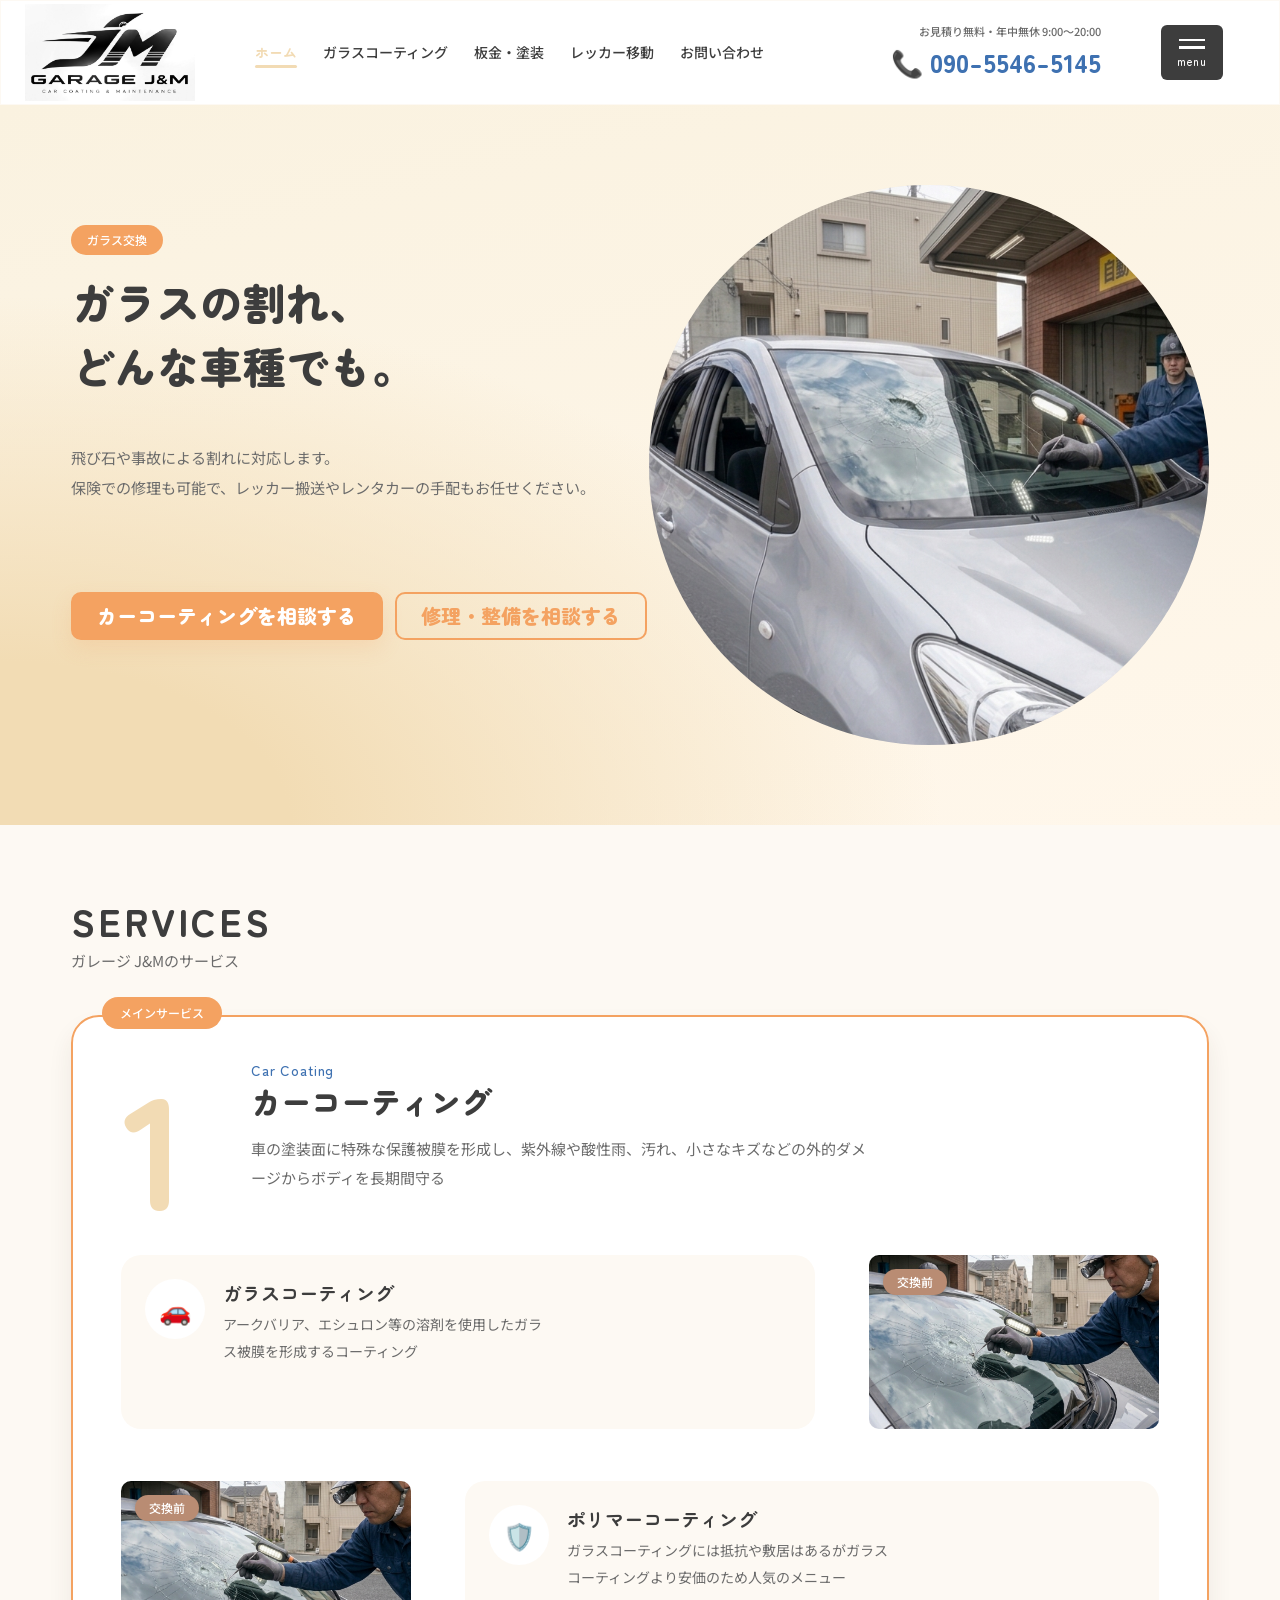
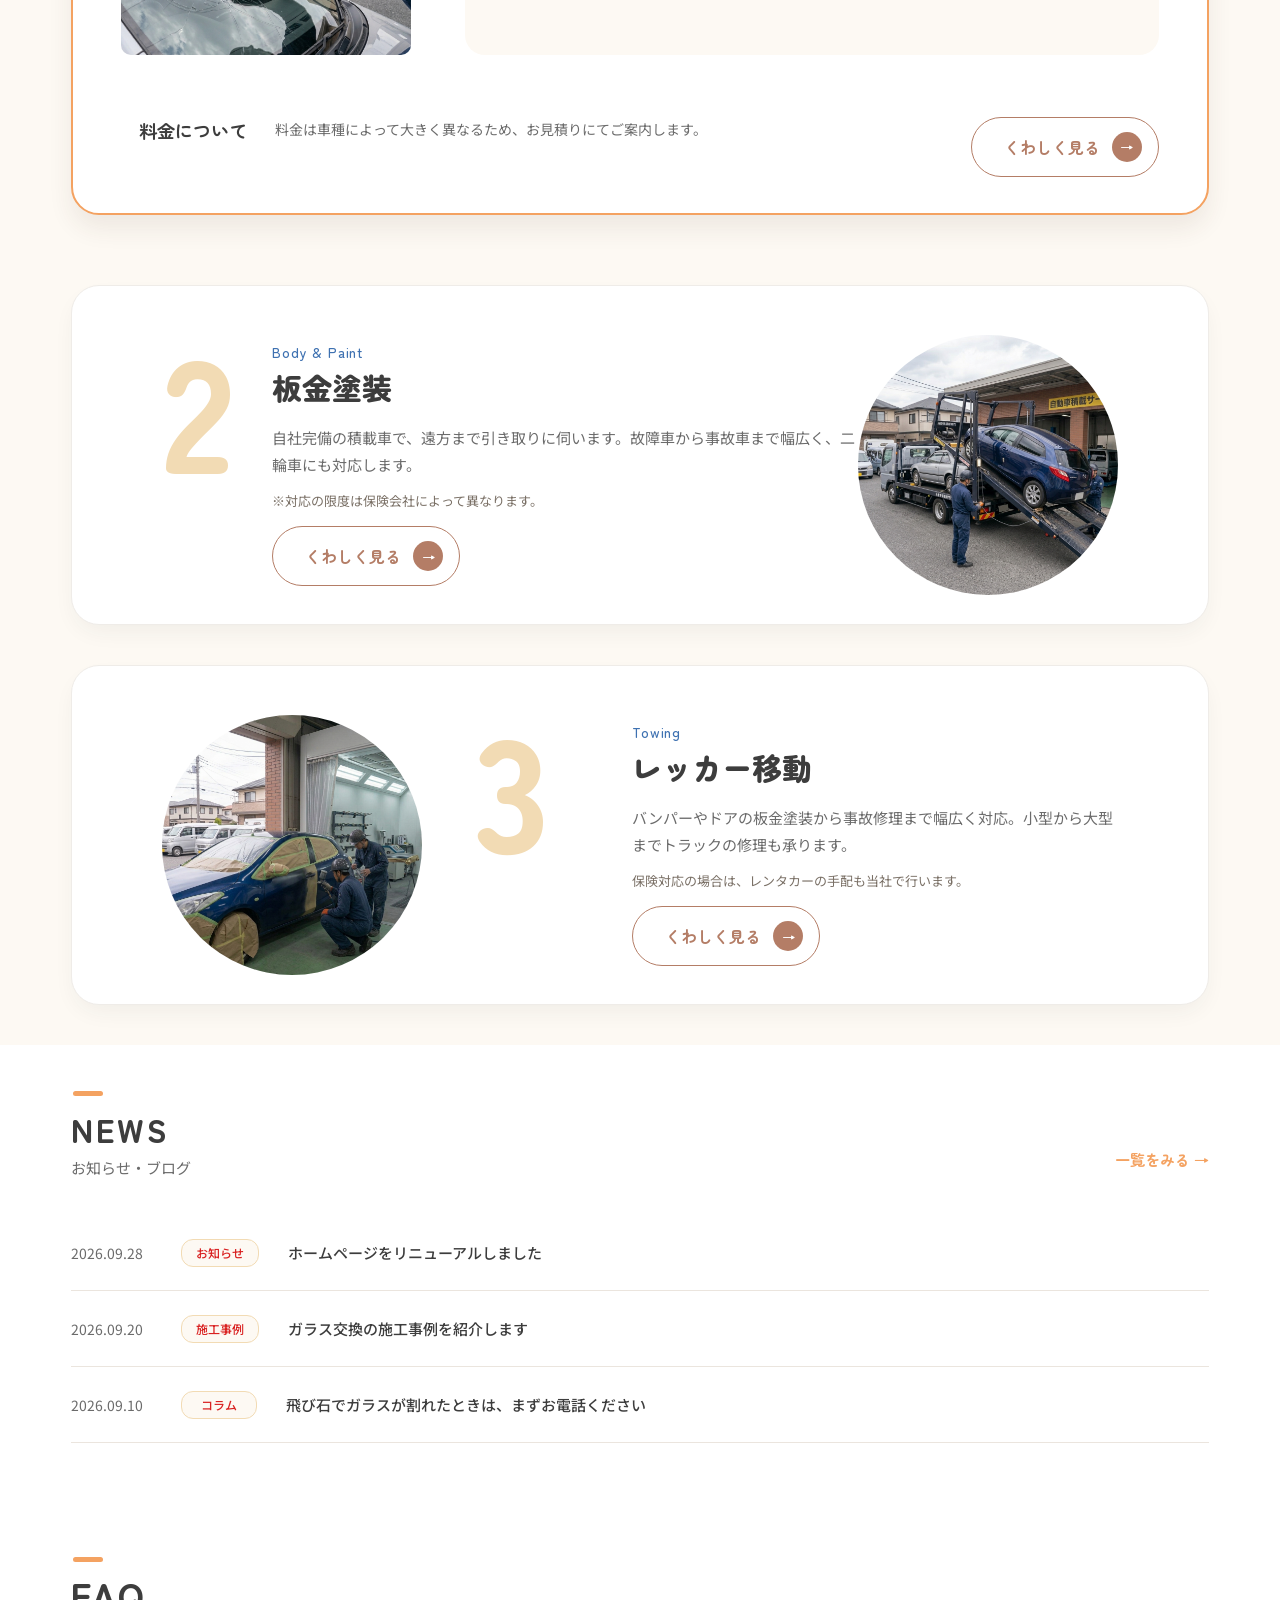
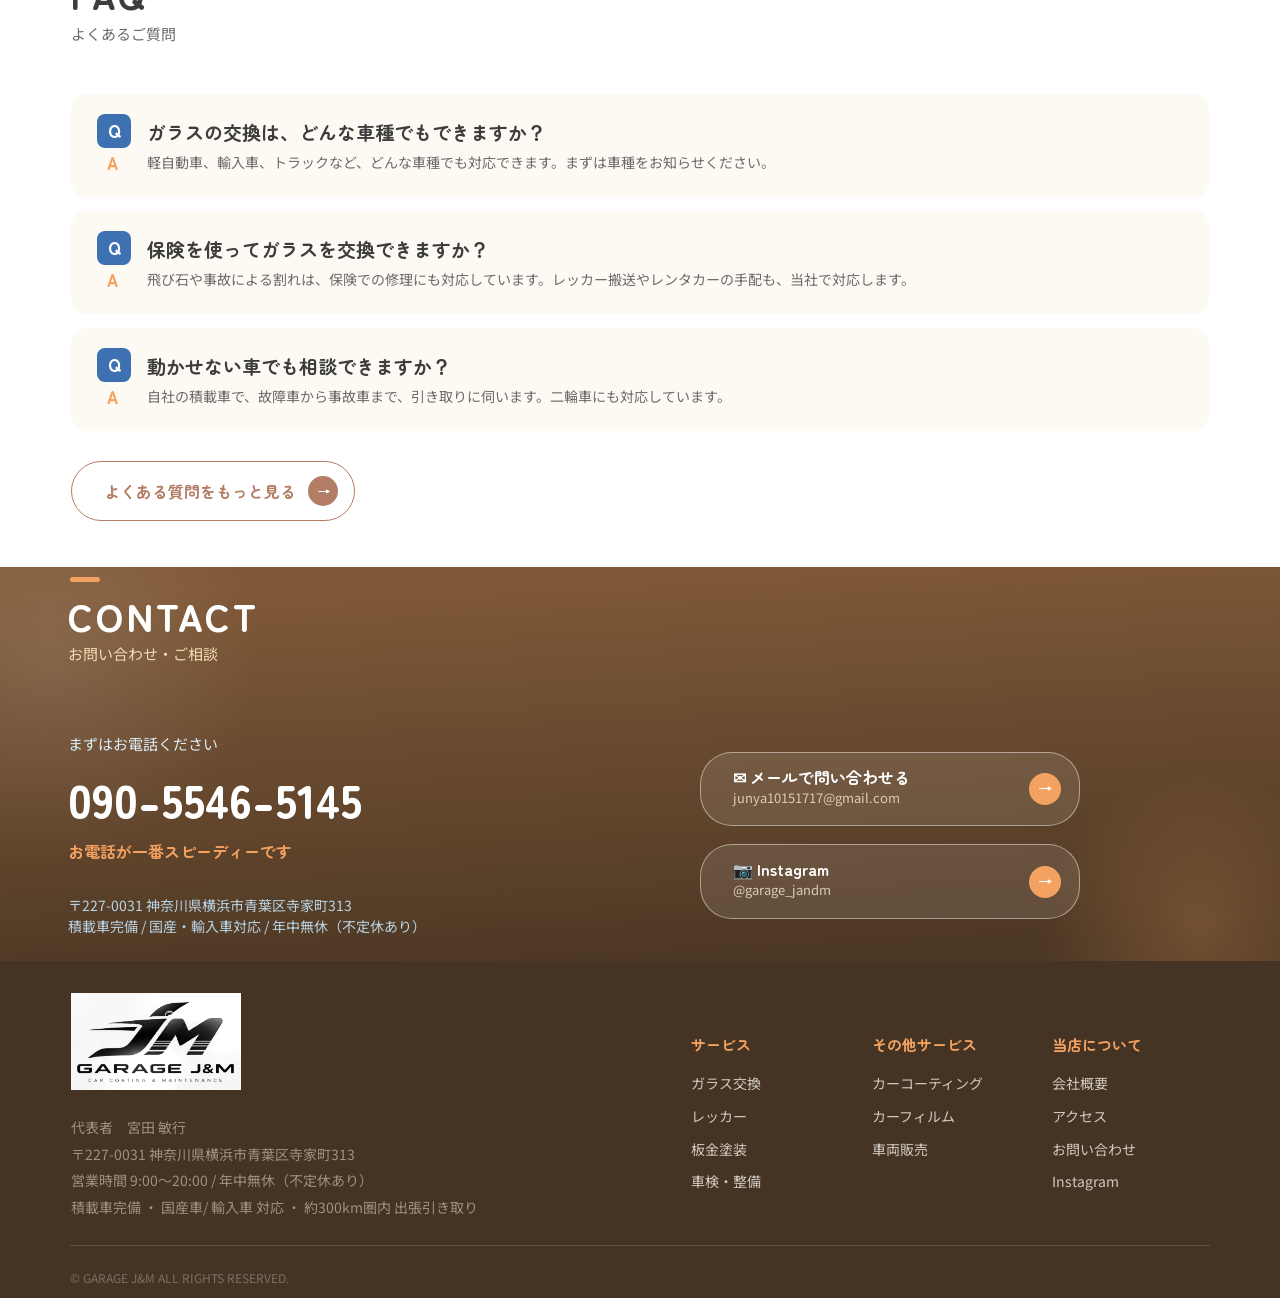
<file: index.html>
<!doctype html>
<html lang="ja">
<head>
  <meta charset="utf-8">
  <meta name="viewport" content="width=device-width, initial-scale=1">
  <title>ガレージ J&M | ガラス交換・レッカー・板金塗装・車検整備（横浜市青葉区）</title>
  <meta name="description" content="横浜市青葉区のガレージ J&M。ガラス交換を中心に、レッカー搬送・板金塗装・車検整備まで対応します。お見積り無料・年中無休。">
  <link rel="preconnect" href="https://fonts.googleapis.com">
  <link rel="preconnect" href="https://fonts.gstatic.com" crossorigin>
  <link href="https://fonts.googleapis.com/css2?family=Caveat&family=Noto+Sans+JP:wght@400;500&family=Zen+Maru+Gothic:wght@500;700;900&display=swap" rel="stylesheet">
  <link rel="stylesheet" href="css/style.css">
  <link rel="stylesheet" href="css/home.css">
</head>
<body>

<!-- ===== ヘッダー ===== -->
<header class="header" id="top">
  <div class="header__inner">
    <a class="logo" href="index.html" aria-label="ガレージ J&M トップへ">
      <img class="logo__icon" src="assets/logo.jpg" alt="" width="170" height="97">
    </a>

    <nav class="gnav" aria-label="メインナビゲーション">
      <a class="gnav__link is-current" aria-current="page" href="index.html">ホーム</a>
      <a class="gnav__link" href="glass.html">ガラスコーティング</a>
      <a class="gnav__link" href="services.html">板金・塗装</a>
      <a class="gnav__link" href="area.html">レッカー移動</a>
      <a class="gnav__link" href="faq.html">お問い合わせ</a>
    </nav>

    <div class="header__tel">
      <span class="header__tel-note">お見積り無料・年中無休 9:00〜20:00</span>
      <a class="header__tel-num" href="tel:09055465145"><span aria-hidden="true">📞</span> 090-5546-5145</a>
    </div>

    <button class="menu-btn" type="button" aria-expanded="false" aria-controls="drawer">
      <span class="menu-btn__bar"></span>
      <span class="menu-btn__bar"></span>
      <span class="menu-btn__label">menu</span>
    </button>
  </div>
</header>

<!-- メニュー（ドロワー） -->
<div class="drawer" id="drawer" hidden>
  <div class="drawer__bg" data-close></div>
  <div class="drawer__panel" role="dialog" aria-modal="true" aria-label="メニュー">
    <div class="drawer__top">
      <span class="drawer__title">MENU</span>
      <button class="drawer__close" type="button" data-close>CLOSE</button>
    </div>
    <ul class="drawer__nav">
      <li><a href="index.html"><small>TOP</small>ホーム</a></li>
      <li><a href="glass.html"><small>COATING</small>ガラスコーティング</a></li>
      <li><a href="services.html"><small>BODY &amp; PAINT</small>板金・塗装</a></li>
      <li><a href="other-services.html"><small>OTHER SERVICES</small>その他サービス</a></li>
      <li><a href="company.html"><small>COMPANY</small>会社概要</a></li>
      <li><a href="faq.html"><small>FAQ</small>よくあるご質問</a></li>
      <li><a href="area.html"><small>TOWING</small>レッカー移動</a></li>
      <li><a href="faq.html"><small>CONTACT</small>お問い合わせ</a></li>
    </ul>
    <a class="drawer__tel" href="tel:09055465145">
      <span>お電話の方はこちら</span>
      <strong>📞 090-5546-5145</strong>
    </a>
    <p class="drawer__note">お見積り無料・年中無休 9:00〜20:00</p>
  </div>
</div>

<main>

<!-- ===== ヒーロー ===== -->
<section class="hero">
  <span class="hero__blob" aria-hidden="true"></span>
  <div class="hero__inner">
    <div class="hero__body">
      <span class="chip chip--orange">ガラス交換</span>
      <h1 class="hero__title">ガラスの割れ、<br>どんな車種でも。</h1>
      <p class="hero__lead">飛び石や事故による割れに対応します。<br>保険での修理も可能で、レッカー搬送やレンタカーの手配もお任せください。</p>
      <div class="hero__actions">
        <a class="hero__action" href="glass.html">カーコーティングを相談する</a>
        <a class="hero__action hero__action--outline" href="#contact">修理・整備を相談する</a>
      </div>
    </div>
    <div class="hero__photo photo">
      <img src="assets/hero.png" alt="ガラス交換の作業風景">
    </div>
  </div>
</section>

<!-- ===== SERVICES ===== -->
<section class="services" id="services">
  <div class="container">
    <header class="sec-head sec-head--lg">
      <h2 class="sec-head__en">SERVICES</h2>
      <p class="sec-head__ja">ガレージ J&amp;Mのサービス</p>
    </header>

    <!-- 1 ガラス交換（メイン） -->
    <article class="glass-card" id="glass">
      <span class="glass-card__badge">メインサービス</span>
      <div class="glass-card__head">
        <span class="num" aria-hidden="true">1</span>
        <div class="glass-card__titles">
          <p class="en">Car Coating</p>
          <h3 class="h-lg">カーコーティング</h3>
          <p class="glass-card__lead">車の塗装面に特殊な保護被膜を形成し、紫外線や酸性雨、汚れ、小さなキズなどの外的ダメージからボディを長期間守る</p>
        </div>
      </div>
      <div class="coating-rows">
        <div class="coating-row">
          <div class="point"><span class="point__icon" aria-hidden="true">🚗</span><div>
            <h4 class="point__title">ガラスコーティング</h4>
            <p class="point__text">アークバリア、エシュロン等の溶剤を使用したガラス被膜を形成するコーティング</p>
          </div></div>
          <figure class="coating-photo photo"><img src="assets/glass-before.png" alt="フロントガラスの交換作業"><figcaption class="pill">交換前</figcaption></figure>
        </div>
        <div class="coating-row coating-row--rev">
          <figure class="coating-photo photo"><img src="assets/glass-before.png" alt="ガラス交換を行うスタッフ"><figcaption class="pill">交換前</figcaption></figure>
          <div class="point"><span class="point__icon" aria-hidden="true">🛡️</span><div>
            <h4 class="point__title">ポリマーコーティング</h4>
            <p class="point__text">ガラスコーティングには抵抗や敷居はあるがガラスコーティングより安価のため人気のメニュー</p>
          </div></div>
        </div>
      </div>
      <div class="coating-bottom">
        <div class="price-note"><h4 class="price-note__title">料金について</h4><p>料金は車種によって大きく異なるため、お見積りにてご案内します。</p></div>
        <a class="btn" href="glass.html">くわしく見る<span class="btn__arrow" aria-hidden="true">→</span></a>
      </div>
    </article>

    <!-- 2〜4 関連サービス -->
    <div class="svc-list">
      <article class="svc">
        <span class="num" aria-hidden="true">2</span>
        <div class="svc__body">
          <p class="en">Body &amp; Paint</p>
          <h3 class="h-lg">板金塗装</h3>
          <p class="svc__text">自社完備の積載車で、遠方まで引き取りに伺います。故障車から事故車まで幅広く、二輪車にも対応します。</p>
          <p class="svc__note">※対応の限度は保険会社によって異なります。</p>
          <a class="btn" href="services.html">くわしく見る<span class="btn__arrow" aria-hidden="true">→</span></a>
        </div>
        <div class="svc__photo photo photo--circle"><img src="assets/towing.png" alt="自社の積載車"></div>
      </article>

      <article class="svc svc--rev">
        <span class="num" aria-hidden="true">3</span>
        <div class="svc__body">
          <p class="en">Towing</p>
          <h3 class="h-lg">レッカー移動</h3>
          <p class="svc__text">バンパーやドアの板金塗装から事故修理まで幅広く対応。小型から大型までトラックの修理も承ります。</p>
          <p class="svc__note">保険対応の場合は、レンタカーの手配も当社で行います。</p>
          <a class="btn" href="area.html">くわしく見る<span class="btn__arrow" aria-hidden="true">→</span></a>
        </div>
        <div class="svc__photo photo photo--circle"><img src="assets/body-paint.png" alt="板金塗装の作業"></div>
      </article>


    </div>
  </div>
</section>

<!-- ===== NEWS ===== -->
<section class="news" id="news">
  <div class="container">
    <header class="sec-head sec-head--row">
      <div>
        <h2 class="sec-head__en sec-head__en--md">NEWS</h2>
        <p class="sec-head__ja">お知らせ・ブログ</p>
      </div>
      <a class="more" href="#">一覧をみる →</a>
    </header>
    <ul class="news__list">
      <li><a class="news__item" href="#">
        <time datetime="2026-09-28">2026.09.28</time>
        <span class="tag">お知らせ</span>
        <span class="news__title">ホームページをリニューアルしました</span>
      </a></li>
      <li><a class="news__item" href="#">
        <time datetime="2026-09-20">2026.09.20</time>
        <span class="tag">施工事例</span>
        <span class="news__title">ガラス交換の施工事例を紹介します</span>
      </a></li>
      <li><a class="news__item" href="#">
        <time datetime="2026-09-10">2026.09.10</time>
        <span class="tag">コラム</span>
        <span class="news__title">飛び石でガラスが割れたときは、まずお電話ください</span>
      </a></li>
    </ul>
  </div>
</section>

<!-- ===== FAQ ===== -->
<section class="faq" id="faq">
  <div class="container">
    <header class="sec-head sec-head--lg">
      <h2 class="sec-head__en">FAQ</h2>
      <p class="sec-head__ja">よくあるご質問</p>
    </header>
    <dl class="faq__list">
      <div class="qa">
        <dt class="qa__q"><span class="qa__mark qa__mark--q">Q</span>ガラスの交換は、どんな車種でもできますか？</dt>
        <dd class="qa__a"><span class="qa__mark qa__mark--a">A</span>軽自動車、輸入車、トラックなど、どんな車種でも対応できます。まずは車種をお知らせください。</dd>
      </div>
      <div class="qa">
        <dt class="qa__q"><span class="qa__mark qa__mark--q">Q</span>保険を使ってガラスを交換できますか？</dt>
        <dd class="qa__a"><span class="qa__mark qa__mark--a">A</span>飛び石や事故による割れは、保険での修理にも対応しています。レッカー搬送やレンタカーの手配も、当社で対応します。</dd>
      </div>
      <div class="qa">
        <dt class="qa__q"><span class="qa__mark qa__mark--q">Q</span>動かせない車でも相談できますか？</dt>
        <dd class="qa__a"><span class="qa__mark qa__mark--a">A</span>自社の積載車で、故障車から事故車まで、引き取りに伺います。二輪車にも対応しています。</dd>
      </div>
    </dl>
    <a class="btn" href="faq.html">よくある質問をもっと見る<span class="btn__arrow" aria-hidden="true">→</span></a>
  </div>
</section>

</main>

<!-- ===== CONTACT ===== -->
<section class="contact" id="contact">
  <span class="contact__blob contact__blob--1" aria-hidden="true"></span>
  <span class="contact__blob contact__blob--2" aria-hidden="true"></span>
  <div class="contact__inner">
    <header class="sec-head sec-head--light">
      <h2 class="sec-head__en">CONTACT</h2>
      <p class="sec-head__ja">お問い合わせ・ご相談</p>
    </header>
    <div class="contact__body">
      <div class="contact__tel">
        <p class="contact__tel-lead">まずはお電話ください</p>
        <a class="contact__tel-num" href="tel:09055465145">090-5546-5145</a>
        <p class="contact__tel-note">お電話が一番スピーディーです</p>
        <address class="contact__addr">
          〒227-0031 神奈川県横浜市青葉区寺家町313<br>
          積載車完備 / 国産・輸入車対応 / 年中無休（不定休あり）
        </address>
      </div>
      <div class="contact__links">
        <a class="contact-btn" href="mailto:junya10151717@gmail.com">
          <span><strong>✉ メールで問い合わせる</strong><small>junya10151717@gmail.com</small></span>
          <span class="contact-btn__arrow" aria-hidden="true">→</span>
        </a>
        <!-- TODO: InstagramのURLが未確定のため # のまま。確定後に差し替え -->
        <a class="contact-btn" href="#">
          <span><strong>📷 Instagram</strong><small>@garage_jandm</small></span>
          <span class="contact-btn__arrow" aria-hidden="true">→</span>
        </a>
      </div>
    </div>
  </div>
</section>

<!-- ===== フッター ===== -->
<footer class="footer">
  <div class="footer__inner">
    <div class="footer__info">
      <a href="index.html" aria-label="ガレージ J&M ホーム"><img class="footer__logo" src="assets/logo.jpg" alt="GARAGE J&M" width="170" height="97"></a>
      <address class="footer__addr">
        代表者　宮田 敏行<br>
        〒227-0031 神奈川県横浜市青葉区寺家町313<br>
        営業時間 9:00〜20:00 / 年中無休（不定休あり）<br>
        積載車完備 ・ 国産車/ 輸入車 対応 ・ 約300km圏内 出張引き取り
      </address>
    </div>
    <div class="footer__cols">
      <div class="footer__col">
        <p class="footer__head">サービス</p>
        <ul>
          <li><a href="glass.html">ガラス交換</a></li>
          <li><a href="area.html">レッカー</a></li>
          <li><a href="services.html">板金塗装</a></li>
          <li><a href="maintenance.html#maintenance">車検・整備</a></li>
        </ul>
      </div>
      <div class="footer__col">
        <p class="footer__head">その他サービス</p>
        <ul>
          <li><a href="glass.html">カーコーティング</a></li>
          <li><a href="other-services.html#film">カーフィルム</a></li>
          <li><a href="other-services.html#sales">車両販売</a></li>
        </ul>
      </div>
      <div class="footer__col">
        <p class="footer__head">当店について</p>
        <ul>
          <li><a href="company.html">会社概要</a></li>
          <li><a href="company.html#access">アクセス</a></li>
          <li><a href="faq.html">お問い合わせ</a></li>
          <li><a href="#">Instagram</a></li>
        </ul>
      </div>
    </div>
  </div>
  <p class="footer__copy">© GARAGE J&amp;M ALL RIGHTS RESERVED.</p>
</footer>

<script src="js/main.js"></script>
</body>
</html>
</file>
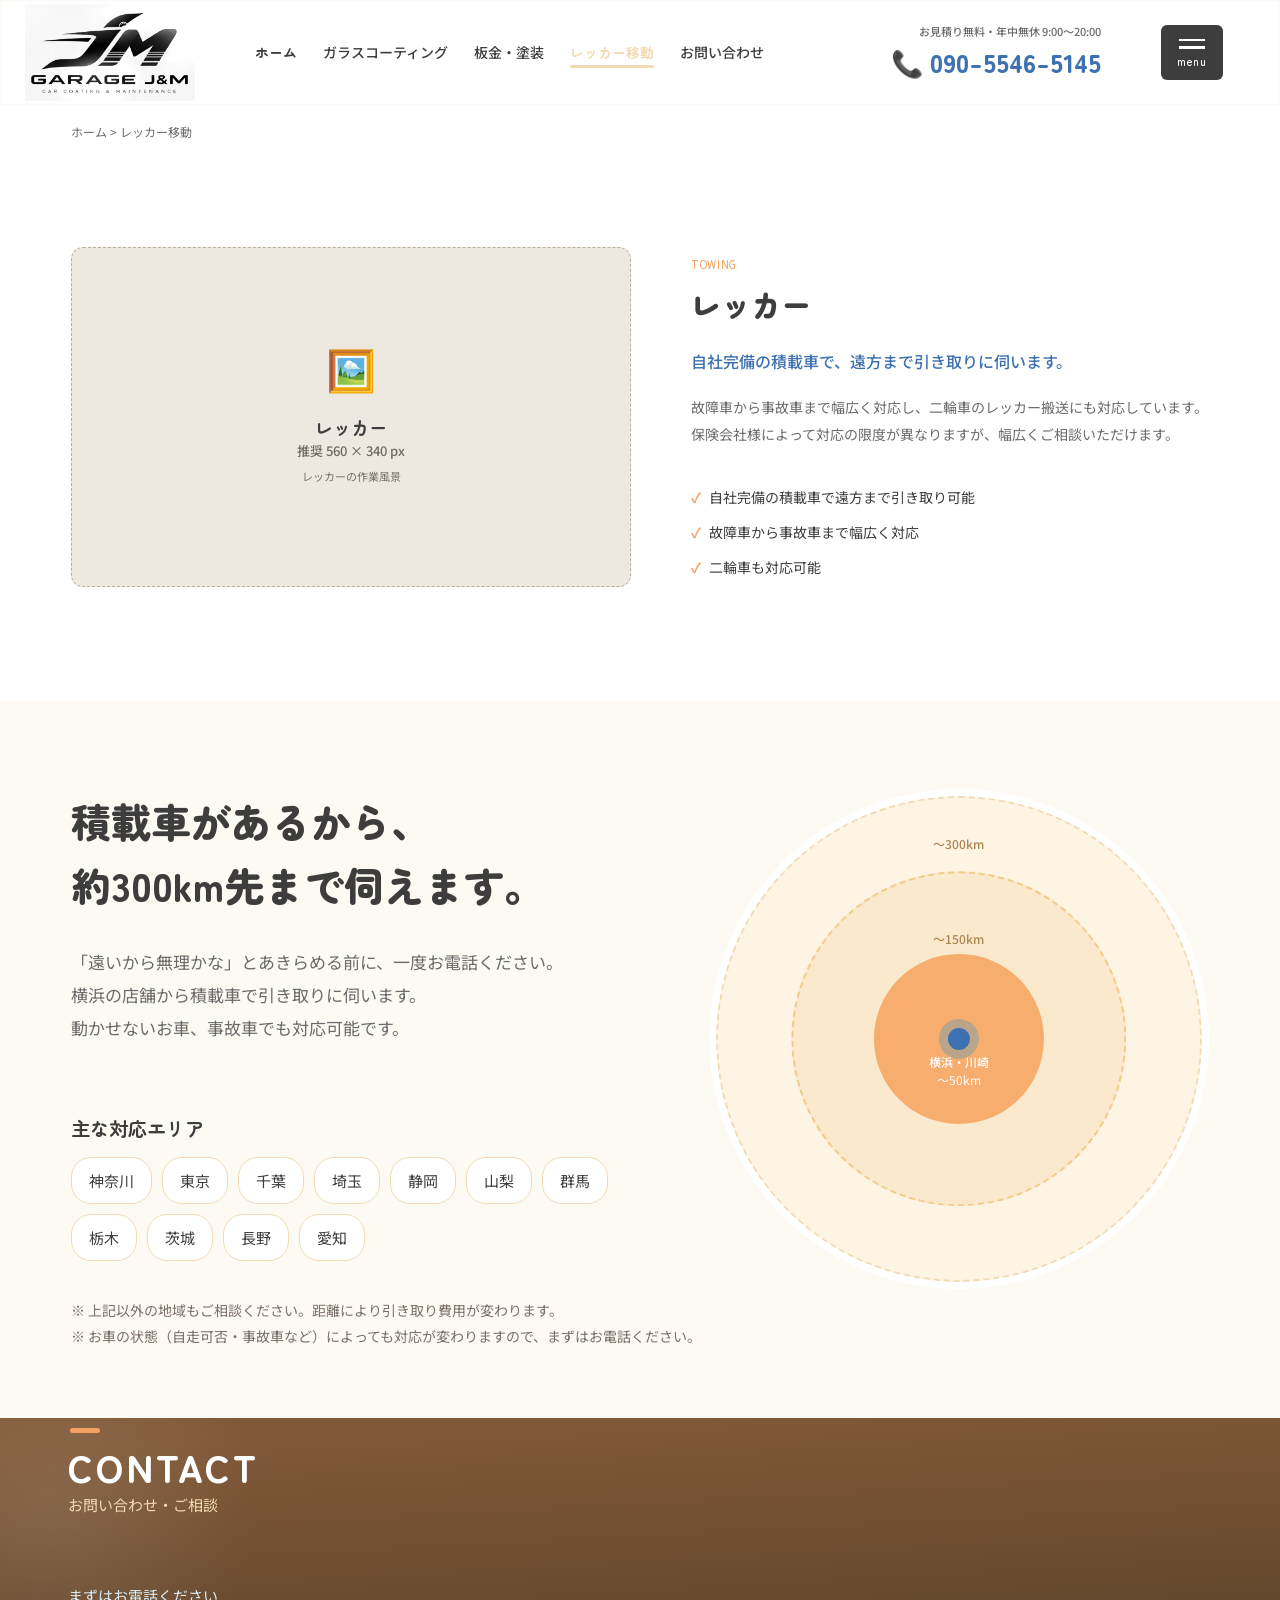
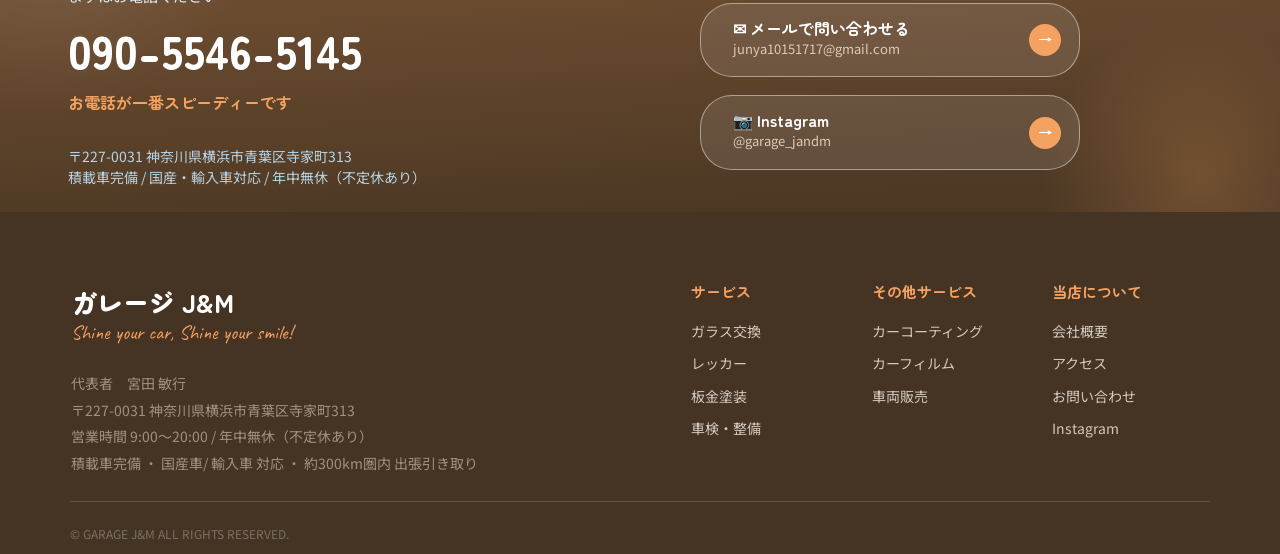
<file: area.html>
<!doctype html>
<html lang="ja">
<head>
  <meta charset="utf-8">
  <meta name="viewport" content="width=device-width, initial-scale=1">
  <title>レッカー移動・対応エリア | ガレージ J&M</title>
  <meta name="description" content="積載車で約300km圏内まで引き取りに伺います。神奈川・東京・千葉・埼玉ほか、まずはお電話でご相談ください。">
  <link rel="preconnect" href="https://fonts.googleapis.com">
  <link rel="preconnect" href="https://fonts.gstatic.com" crossorigin>
  <link href="https://fonts.googleapis.com/css2?family=Caveat&family=Noto+Sans+JP:wght@400;500&family=Zen+Maru+Gothic:wght@500;700;900&display=swap" rel="stylesheet">
  <link rel="stylesheet" href="css/style.css">
  <link rel="stylesheet" href="css/area.css">
</head>
<body>

<!-- ===== ヘッダー ===== -->
<header class="header" id="top">
  <div class="header__inner">
    <a class="logo" href="index.html" aria-label="ガレージ J&M トップへ">
      <img class="logo__icon" src="assets/logo.jpg" alt="" width="170" height="97">
    </a>

    <nav class="gnav" aria-label="メインナビゲーション">
      <a class="gnav__link" href="index.html">ホーム</a>
      <a class="gnav__link" href="glass.html">ガラスコーティング</a>
      <a class="gnav__link" href="services.html">板金・塗装</a>
      <a class="gnav__link is-current" aria-current="page" href="area.html">レッカー移動</a>
      <a class="gnav__link" href="#contact">お問い合わせ</a>
    </nav>

    <div class="header__tel">
      <span class="header__tel-note">お見積り無料・年中無休 9:00〜20:00</span>
      <a class="header__tel-num" href="tel:09055465145"><span aria-hidden="true">📞</span> 090-5546-5145</a>
    </div>

    <button class="menu-btn" type="button" aria-expanded="false" aria-controls="drawer">
      <span class="menu-btn__bar"></span>
      <span class="menu-btn__bar"></span>
      <span class="menu-btn__label">menu</span>
    </button>
  </div>
</header>

<!-- メニュー（ドロワー） -->
<div class="drawer" id="drawer" hidden>
  <div class="drawer__bg" data-close></div>
  <div class="drawer__panel" role="dialog" aria-modal="true" aria-label="メニュー">
    <div class="drawer__top">
      <span class="drawer__title">MENU</span>
      <button class="drawer__close" type="button" data-close>CLOSE</button>
    </div>
    <ul class="drawer__nav">
      <li><a href="index.html"><small>TOP</small>ホーム</a></li>
      <li><a href="glass.html"><small>COATING</small>ガラスコーティング</a></li>
      <li><a href="services.html"><small>BODY &amp; PAINT</small>板金・塗装</a></li>
      <li><a href="other-services.html"><small>OTHER SERVICES</small>その他サービス</a></li>
      <li><a href="company.html"><small>COMPANY</small>会社概要</a></li>
      <li><a href="faq.html"><small>FAQ</small>よくあるご質問</a></li>
      <li><a href="area.html"><small>TOWING</small>レッカー移動</a></li>
      <li><a href="#contact" data-close><small>CONTACT</small>お問い合わせ</a></li>
    </ul>
    <a class="drawer__tel" href="tel:09055465145">
      <span>お電話の方はこちら</span>
      <strong>📞 090-5546-5145</strong>
    </a>
    <p class="drawer__note">お見積り無料・年中無休 9:00〜20:00</p>
  </div>
</div>

<main>
<nav class="container towing-crumb" aria-label="パンくずリスト"><a href="index.html">ホーム</a> &gt; レッカー移動</nav>
<section class="feature" id="towing">
  <div class="container feature__inner">
    <div class="feature__photo">
          <div class="slot slot--560x340" >
            <!-- TODO: 写真に差し替え（推奨 560 × 340 px） -->
            <span class="slot__icon" aria-hidden="true">🖼️</span>
            <p class="slot__label">レッカー</p>
            <p class="slot__size">推奨 560 × 340 px</p>
            <p class="slot__hint">レッカーの作業風景</p>
          </div>
    </div>
    <div class="feature__body">
      <p class="eyebrow">TOWING</p>
      <h1 class="h-lg">レッカー</h1>
      <p class="feature__lead">自社完備の積載車で、遠方まで引き取りに伺います。</p>
      <p class="feature__text">故障車から事故車まで幅広く対応し、二輪車のレッカー搬送にも対応しています。保険会社様によって対応の限度が異なりますが、幅広くご相談いただけます。</p>
      <ul class="checks">
            <li>自社完備の積載車で遠方まで引き取り可能</li>
            <li>故障車から事故車まで幅広く対応</li>
            <li>二輪車も対応可能</li>
          </ul>

    </div>
  </div>
</section>

<section class="area" id="coverage" aria-labelledby="coverage-title">
  <div class="container area__inner">
    <div class="area__body">
      <h2 class="area__title" id="coverage-title">積載車があるから、<br>約300km先まで伺えます。</h2>
      <p class="area__text">「遠いから無理かな」とあきらめる前に、一度お電話ください。<br>横浜の店舗から積載車で引き取りに伺います。<br>動かせないお車、事故車でも対応可能です。</p>
      <h3 class="area__sub">主な対応エリア</h3>
      <ul class="area__chips">
          <li>神奈川</li>
          <li>東京</li>
          <li>千葉</li>
          <li>埼玉</li>
          <li>静岡</li>
          <li>山梨</li>
          <li>群馬</li>
          <li>栃木</li>
          <li>茨城</li>
          <li>長野</li>
          <li>愛知</li>
      </ul>
      <p class="area__note">※ 上記以外の地域もご相談ください。距離により引き取り費用が変わります。<br>※ お車の状態（自走可否・事故車など）によっても対応が変わりますので、まずはお電話ください。</p>
    </div>
    <!-- 距離を表す模式図（地理的な縮尺を表す地図ではありません） -->
    <div class="area__map" role="img" aria-label="横浜・川崎から約50km、約150km、約300kmの対応エリア図">
      <span class="area__ring area__ring--300"><span>〜300km</span></span>
      <span class="area__ring area__ring--150"><span>〜150km</span></span>
      <span class="area__ring area__ring--50"><span><b>横浜・川崎</b>〜50km</span></span>
    </div>
  </div>
</section>
</main>

<!-- ===== CONTACT ===== -->
<section class="contact" id="contact">
  <span class="contact__blob contact__blob--1" aria-hidden="true"></span>
  <span class="contact__blob contact__blob--2" aria-hidden="true"></span>
  <div class="contact__inner">
    <header class="sec-head sec-head--light">
      <h2 class="sec-head__en">CONTACT</h2>
      <p class="sec-head__ja">お問い合わせ・ご相談</p>
    </header>
    <div class="contact__body">
      <div class="contact__tel">
        <p class="contact__tel-lead">まずはお電話ください</p>
        <a class="contact__tel-num" href="tel:09055465145">090-5546-5145</a>
        <p class="contact__tel-note">お電話が一番スピーディーです</p>
        <address class="contact__addr">
          〒227-0031 神奈川県横浜市青葉区寺家町313<br>
          積載車完備 / 国産・輸入車対応 / 年中無休（不定休あり）
        </address>
      </div>
      <div class="contact__links">
        <a class="contact-btn" href="mailto:junya10151717@gmail.com">
          <span><strong>✉ メールで問い合わせる</strong><small>junya10151717@gmail.com</small></span>
          <span class="contact-btn__arrow" aria-hidden="true">→</span>
        </a>
        <!-- TODO: InstagramのURLが未確定のため # のまま。確定後に差し替え -->
        <a class="contact-btn" href="#">
          <span><strong>📷 Instagram</strong><small>@garage_jandm</small></span>
          <span class="contact-btn__arrow" aria-hidden="true">→</span>
        </a>
      </div>
    </div>
  </div>
</section>

<!-- ===== フッター ===== -->
<footer class="footer">
  <div class="footer__inner">
    <div class="footer__info">
      <p class="footer__name">ガレージ J&amp;M</p>
      <p class="footer__tag">Shine your car, Shine your smile!</p>
      <address class="footer__addr">
        代表者　宮田 敏行<br>
        〒227-0031 神奈川県横浜市青葉区寺家町313<br>
        営業時間 9:00〜20:00 / 年中無休（不定休あり）<br>
        積載車完備 ・ 国産車/ 輸入車 対応 ・ 約300km圏内 出張引き取り
      </address>
    </div>
    <div class="footer__cols">
      <div class="footer__col">
        <p class="footer__head">サービス</p>
        <ul>
          <li><a href="glass.html">ガラス交換</a></li>
          <li><a href="area.html">レッカー</a></li>
          <li><a href="services.html">板金塗装</a></li>
          <li><a href="maintenance.html#maintenance">車検・整備</a></li>
        </ul>
      </div>
      <div class="footer__col">
        <p class="footer__head">その他サービス</p>
        <ul>
          <li><a href="other-services.html#coating">カーコーティング</a></li>
          <li><a href="other-services.html#film">カーフィルム</a></li>
          <li><a href="other-services.html#sales">車両販売</a></li>
        </ul>
      </div>
      <div class="footer__col">
        <p class="footer__head">当店について</p>
        <ul>
          <li><a href="company.html">会社概要</a></li>
          <li><a href="company.html#access">アクセス</a></li>
                              <li><a href="#contact">お問い合わせ</a></li>
          <li><a href="#">Instagram</a></li>
        </ul>
      </div>
    </div>
  </div>
  <p class="footer__copy">© GARAGE J&amp;M ALL RIGHTS RESERVED.</p>
</footer>

<script src="js/main.js"></script>
</body>
</html>
</file>
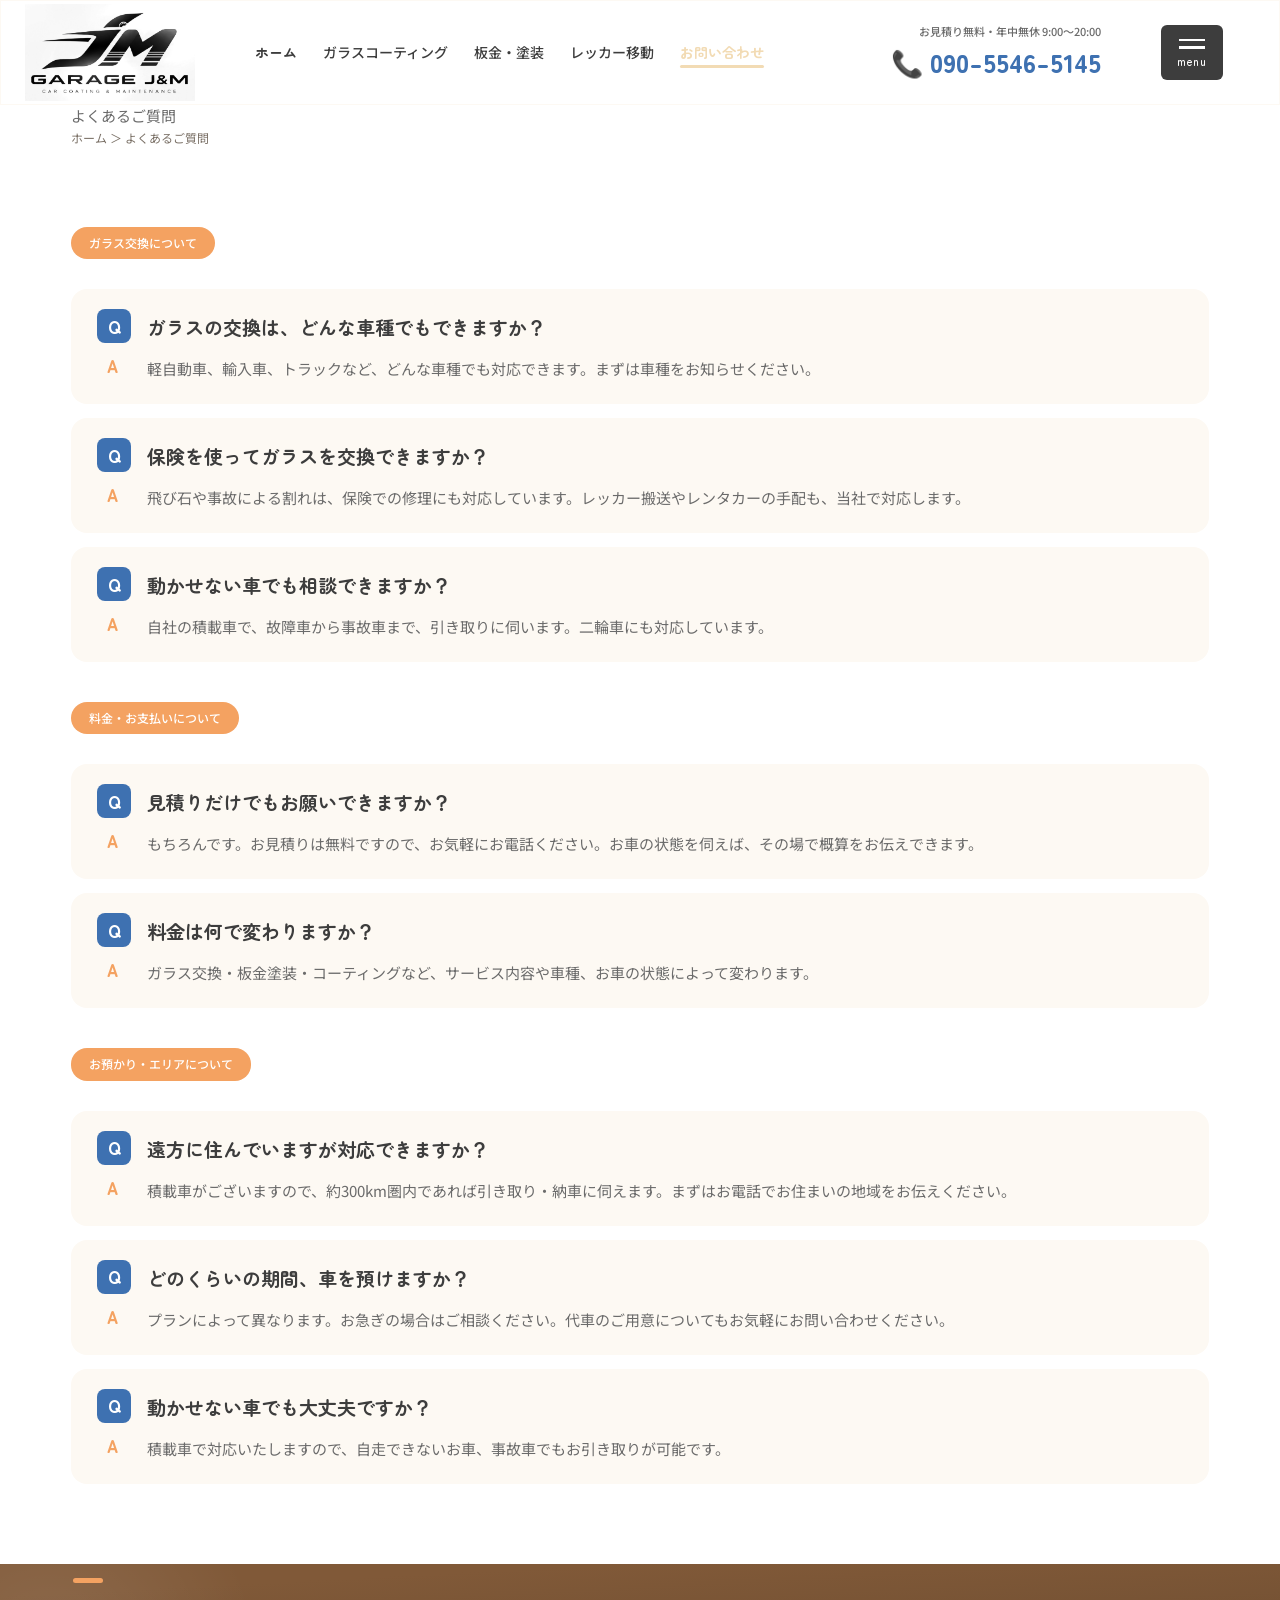
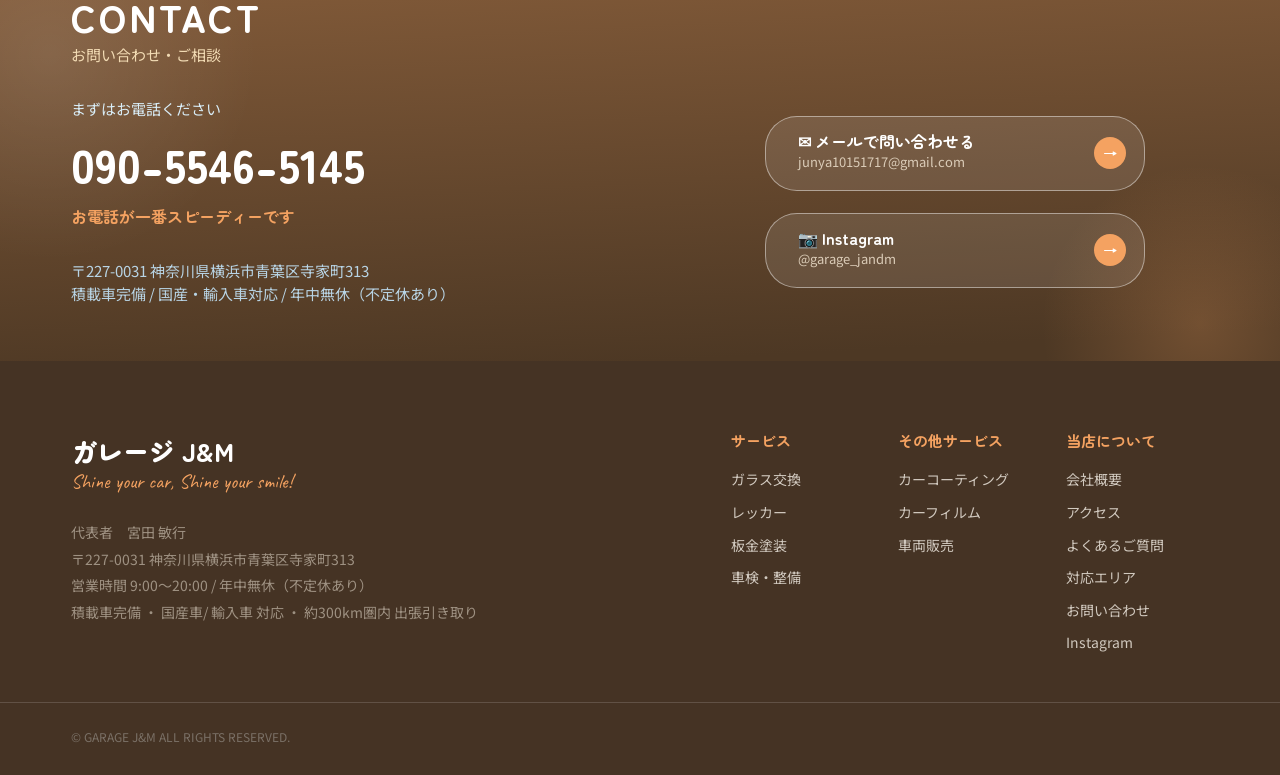
<file: faq.html>
<!doctype html>
<html lang="ja">
<head>
  <meta charset="utf-8">
  <meta name="viewport" content="width=device-width, initial-scale=1">
  <title>よくあるご質問 | ガレージ J&M</title>
  <meta name="description" content="ガラス交換、料金・お支払い、お預かり・対応エリアについて、よくいただくご質問にお答えします。">
  <link rel="preconnect" href="https://fonts.googleapis.com">
  <link rel="preconnect" href="https://fonts.gstatic.com" crossorigin>
  <link href="https://fonts.googleapis.com/css2?family=Caveat&family=Noto+Sans+JP:wght@400;500&family=Zen+Maru+Gothic:wght@500;700;900&display=swap" rel="stylesheet">
  <link rel="stylesheet" href="css/style.css">
  <link rel="stylesheet" href="css/faq.css">
</head>
<body>

<!-- ===== ヘッダー ===== -->
<header class="header" id="top">
  <div class="header__inner">
    <a class="logo" href="index.html" aria-label="ガレージ J&M トップへ">
      <img class="logo__icon" src="assets/logo.jpg" alt="" width="170" height="97">
    </a>

    <nav class="gnav" aria-label="メインナビゲーション">
      <a class="gnav__link" href="index.html">ホーム</a>
      <a class="gnav__link" href="glass.html">ガラスコーティング</a>
      <a class="gnav__link" href="services.html">板金・塗装</a>
      <a class="gnav__link" href="area.html">レッカー移動</a>
      <a class="gnav__link is-current" aria-current="page" href="faq.html">お問い合わせ</a>
    </nav>

    <div class="header__tel">
      <span class="header__tel-note">お見積り無料・年中無休 9:00〜20:00</span>
      <a class="header__tel-num" href="tel:09055465145"><span aria-hidden="true">📞</span> 090-5546-5145</a>
    </div>

    <button class="menu-btn" type="button" aria-expanded="false" aria-controls="drawer">
      <span class="menu-btn__bar"></span>
      <span class="menu-btn__bar"></span>
      <span class="menu-btn__label">menu</span>
    </button>
  </div>
</header>

<!-- メニュー（ドロワー） -->
<div class="drawer" id="drawer" hidden>
  <div class="drawer__bg" data-close></div>
  <div class="drawer__panel" role="dialog" aria-modal="true" aria-label="メニュー">
    <div class="drawer__top">
      <span class="drawer__title">MENU</span>
      <button class="drawer__close" type="button" data-close>CLOSE</button>
    </div>
    <ul class="drawer__nav">
      <li><a href="index.html"><small>TOP</small>ホーム</a></li>
      <li><a href="glass.html"><small>COATING</small>ガラスコーティング</a></li>
      <li><a href="services.html"><small>BODY &amp; PAINT</small>板金・塗装</a></li>
      <li><a href="other-services.html"><small>OTHER SERVICES</small>その他サービス</a></li>
      <li><a href="company.html"><small>COMPANY</small>会社概要</a></li>
      <li><a href="faq.html"><small>FAQ</small>よくあるご質問</a></li>
      <li><a href="area.html"><small>TOWING</small>レッカー移動</a></li>
      <li><a href="faq.html"><small>CONTACT</small>お問い合わせ</a></li>
    </ul>
    <a class="drawer__tel" href="tel:09055465145">
      <span>お電話の方はこちら</span>
      <strong>📞 090-5546-5145</strong>
    </a>
    <p class="drawer__note">お見積り無料・年中無休 9:00〜20:00</p>
  </div>
</div>

<!-- ページタイトル -->
<div class="page-title">
  <div class="container">
    <p class="page-title__name">よくあるご質問</p>
    <p class="page-title__crumb"><a href="index.html">ホーム</a> ＞ よくあるご質問</p>
  </div>
</div>

<main>
<div class="faq-page">
  <div class="container">
    <section class="faq-group">
      <h2 class="faq-group__chip">ガラス交換について</h2>
      <dl class="faq__list">
        <div class="qa">
          <dt class="qa__q"><span class="qa__mark qa__mark--q">Q</span>ガラスの交換は、どんな車種でもできますか？</dt>
          <dd class="qa__a"><span class="qa__mark qa__mark--a">A</span>軽自動車、輸入車、トラックなど、どんな車種でも対応できます。まずは車種をお知らせください。</dd>
        </div>
        <div class="qa">
          <dt class="qa__q"><span class="qa__mark qa__mark--q">Q</span>保険を使ってガラスを交換できますか？</dt>
          <dd class="qa__a"><span class="qa__mark qa__mark--a">A</span>飛び石や事故による割れは、保険での修理にも対応しています。レッカー搬送やレンタカーの手配も、当社で対応します。</dd>
        </div>
        <div class="qa">
          <dt class="qa__q"><span class="qa__mark qa__mark--q">Q</span>動かせない車でも相談できますか？</dt>
          <dd class="qa__a"><span class="qa__mark qa__mark--a">A</span>自社の積載車で、故障車から事故車まで、引き取りに伺います。二輪車にも対応しています。</dd>
        </div>
      </dl>
    </section>

    <section class="faq-group">
      <h2 class="faq-group__chip">料金・お支払いについて</h2>
      <dl class="faq__list">
        <div class="qa">
          <dt class="qa__q"><span class="qa__mark qa__mark--q">Q</span>見積りだけでもお願いできますか？</dt>
          <dd class="qa__a"><span class="qa__mark qa__mark--a">A</span>もちろんです。お見積りは無料ですので、お気軽にお電話ください。お車の状態を伺えば、その場で概算をお伝えできます。</dd>
        </div>
        <div class="qa">
          <dt class="qa__q"><span class="qa__mark qa__mark--q">Q</span>料金は何で変わりますか？</dt>
          <dd class="qa__a"><span class="qa__mark qa__mark--a">A</span>ガラス交換・板金塗装・コーティングなど、サービス内容や車種、お車の状態によって変わります。</dd>
        </div>
      </dl>
    </section>

    <section class="faq-group">
      <h2 class="faq-group__chip">お預かり・エリアについて</h2>
      <dl class="faq__list">
        <div class="qa">
          <dt class="qa__q"><span class="qa__mark qa__mark--q">Q</span>遠方に住んでいますが対応できますか？</dt>
          <dd class="qa__a"><span class="qa__mark qa__mark--a">A</span>積載車がございますので、約300km圏内であれば引き取り・納車に伺えます。まずはお電話でお住まいの地域をお伝えください。</dd>
        </div>
        <div class="qa">
          <dt class="qa__q"><span class="qa__mark qa__mark--q">Q</span>どのくらいの期間、車を預けますか？</dt>
          <dd class="qa__a"><span class="qa__mark qa__mark--a">A</span>プランによって異なります。お急ぎの場合はご相談ください。代車のご用意についてもお気軽にお問い合わせください。</dd>
        </div>
        <div class="qa">
          <dt class="qa__q"><span class="qa__mark qa__mark--q">Q</span>動かせない車でも大丈夫ですか？</dt>
          <dd class="qa__a"><span class="qa__mark qa__mark--a">A</span>積載車で対応いたしますので、自走できないお車、事故車でもお引き取りが可能です。</dd>
        </div>
      </dl>
    </section>
  </div>
</div>
</main>

<!-- ===== CONTACT ===== -->
<section class="contact" id="contact">
  <span class="contact__blob contact__blob--1" aria-hidden="true"></span>
  <span class="contact__blob contact__blob--2" aria-hidden="true"></span>
  <div class="contact__inner">
    <header class="sec-head sec-head--light">
      <h2 class="sec-head__en">CONTACT</h2>
      <p class="sec-head__ja">お問い合わせ・ご相談</p>
    </header>
    <div class="contact__body">
      <div class="contact__tel">
        <p class="contact__tel-lead">まずはお電話ください</p>
        <a class="contact__tel-num" href="tel:09055465145">090-5546-5145</a>
        <p class="contact__tel-note">お電話が一番スピーディーです</p>
        <address class="contact__addr">
          〒227-0031 神奈川県横浜市青葉区寺家町313<br>
          積載車完備 / 国産・輸入車対応 / 年中無休（不定休あり）
        </address>
      </div>
      <div class="contact__links">
        <a class="contact-btn" href="mailto:junya10151717@gmail.com">
          <span><strong>✉ メールで問い合わせる</strong><small>junya10151717@gmail.com</small></span>
          <span class="contact-btn__arrow" aria-hidden="true">→</span>
        </a>
        <!-- TODO: InstagramのURLが未確定のため # のまま。確定後に差し替え -->
        <a class="contact-btn" href="#">
          <span><strong>📷 Instagram</strong><small>@garage_jandm</small></span>
          <span class="contact-btn__arrow" aria-hidden="true">→</span>
        </a>
      </div>
    </div>
  </div>
</section>

<!-- ===== フッター ===== -->
<footer class="footer">
  <div class="footer__inner">
    <div class="footer__info">
      <p class="footer__name">ガレージ J&amp;M</p>
      <p class="footer__tag">Shine your car, Shine your smile!</p>
      <address class="footer__addr">
        代表者　宮田 敏行<br>
        〒227-0031 神奈川県横浜市青葉区寺家町313<br>
        営業時間 9:00〜20:00 / 年中無休（不定休あり）<br>
        積載車完備 ・ 国産車/ 輸入車 対応 ・ 約300km圏内 出張引き取り
      </address>
    </div>
    <div class="footer__cols">
      <div class="footer__col">
        <p class="footer__head">サービス</p>
        <ul>
          <li><a href="glass.html">ガラス交換</a></li>
          <li><a href="area.html">レッカー</a></li>
          <li><a href="services.html">板金塗装</a></li>
          <li><a href="maintenance.html#maintenance">車検・整備</a></li>
        </ul>
      </div>
      <div class="footer__col">
        <p class="footer__head">その他サービス</p>
        <ul>
          <li><a href="other-services.html#coating">カーコーティング</a></li>
          <li><a href="other-services.html#film">カーフィルム</a></li>
          <li><a href="other-services.html#sales">車両販売</a></li>
        </ul>
      </div>
      <div class="footer__col">
        <p class="footer__head">当店について</p>
        <ul>
          <li><a href="company.html">会社概要</a></li>
          <li><a href="company.html#access">アクセス</a></li>
          <li><a href="faq.html">よくあるご質問</a></li>
          <li><a href="area.html">対応エリア</a></li>
          <li><a href="#contact">お問い合わせ</a></li>
          <li><a href="#">Instagram</a></li>
        </ul>
      </div>
    </div>
  </div>
  <p class="footer__copy">© GARAGE J&amp;M ALL RIGHTS RESERVED.</p>
</footer>

<script src="js/main.js"></script>
</body>
</html>
</file>
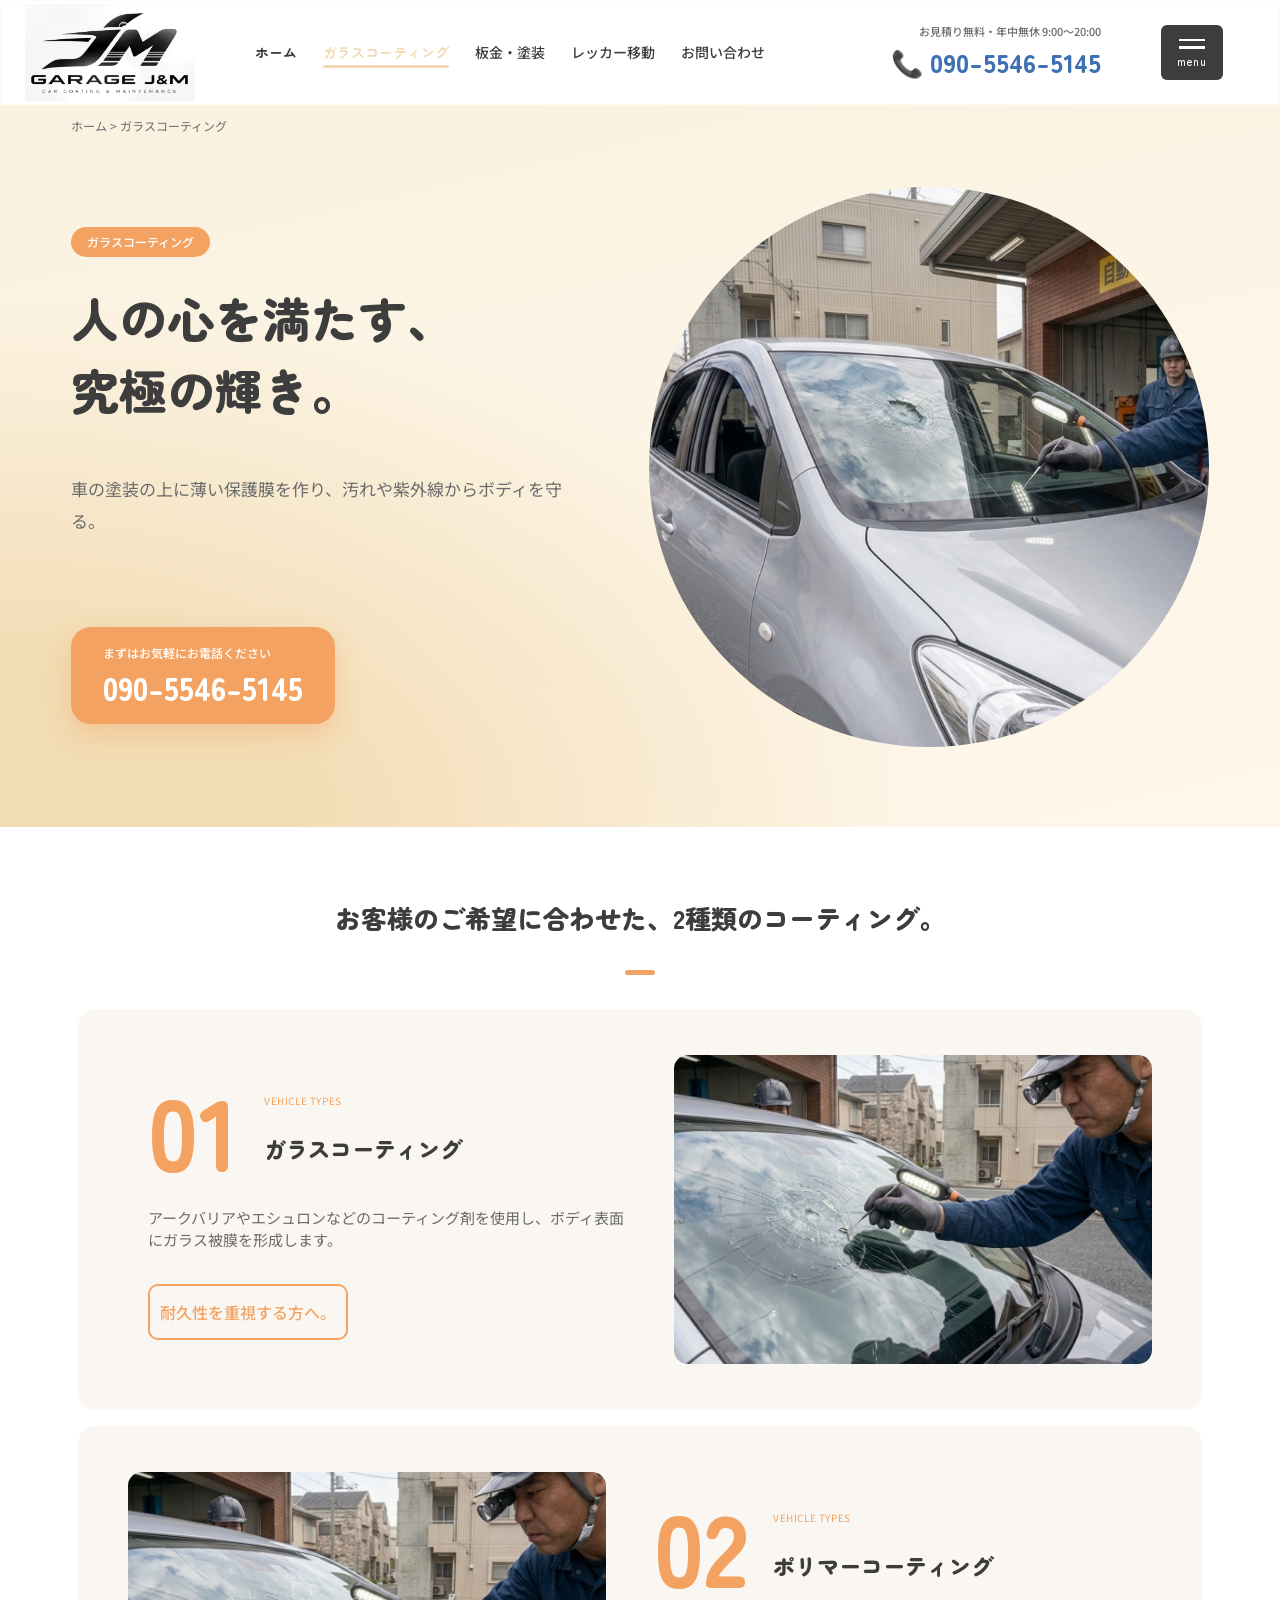
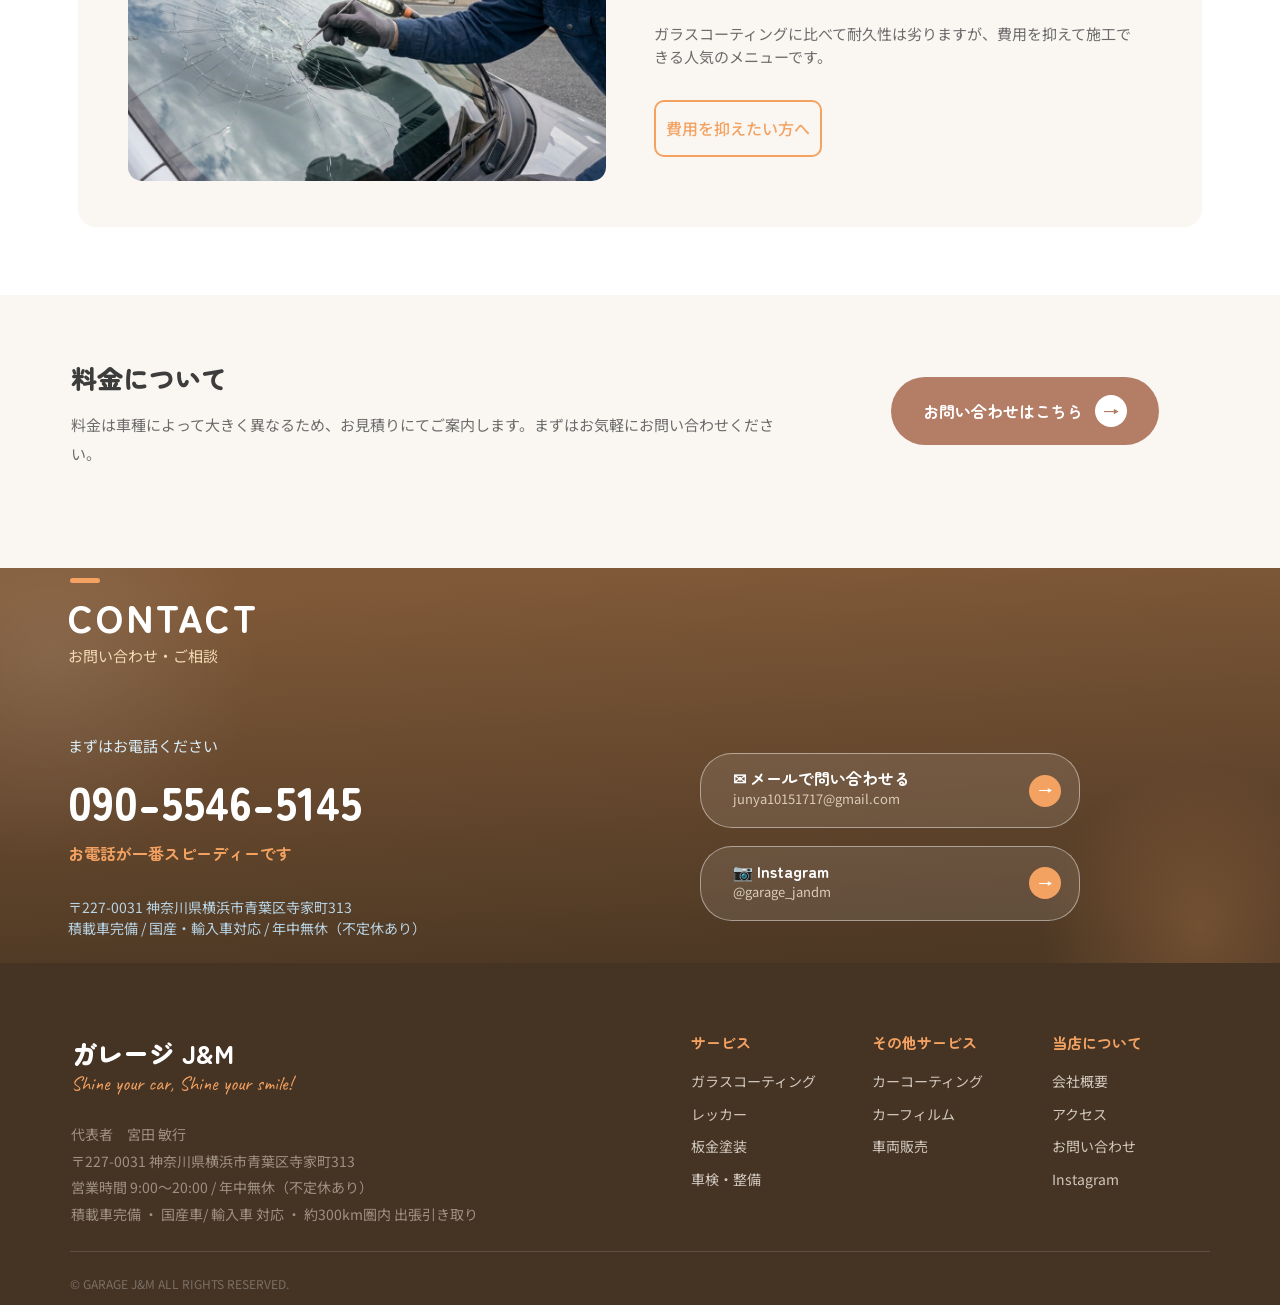
<file: glass.html>
<!doctype html>
<html lang="ja">
<head>
  <meta charset="utf-8">
  <meta name="viewport" content="width=device-width, initial-scale=1">
  <title>ガラスコーティング | ガレージ J&M</title>
  <meta name="description" content="ガレージ J&Mのカーコーティング。ガラスコーティングとポリマーコーティングの2種類から、お客様のご希望に合わせてご案内します。料金はお気軽にお問い合わせください。">
  <link rel="preconnect" href="https://fonts.googleapis.com">
  <link rel="preconnect" href="https://fonts.gstatic.com" crossorigin>
  <link href="https://fonts.googleapis.com/css2?family=Caveat&family=Noto+Sans+JP:wght@400;500&family=Zen+Maru+Gothic:wght@500;700;900&display=swap" rel="stylesheet">
  <link rel="stylesheet" href="css/style.css">
  <link rel="stylesheet" href="css/glass.css">
</head>
<body>

<!-- ===== ヘッダー ===== -->
<header class="header" id="top">
  <div class="header__inner">
    <a class="logo" href="index.html" aria-label="ガレージ J&M トップへ">
      <img class="logo__icon" src="assets/logo.jpg" alt="" width="170" height="97">
    </a>

    <nav class="gnav" aria-label="メインナビゲーション">
      <a class="gnav__link" href="index.html">ホーム</a>
      <a class="gnav__link is-current" aria-current="page" href="glass.html">ガラスコーティング</a>
      <a class="gnav__link" href="services.html">板金・塗装</a>
      <a class="gnav__link" href="area.html">レッカー移動</a>
      <a class="gnav__link" href="#contact">お問い合わせ</a>
    </nav>

    <div class="header__tel">
      <span class="header__tel-note">お見積り無料・年中無休 9:00〜20:00</span>
      <a class="header__tel-num" href="tel:09055465145"><span aria-hidden="true">📞</span> 090-5546-5145</a>
    </div>

    <button class="menu-btn" type="button" aria-expanded="false" aria-controls="drawer">
      <span class="menu-btn__bar"></span>
      <span class="menu-btn__bar"></span>
      <span class="menu-btn__label">menu</span>
    </button>
  </div>
</header>

<!-- メニュー（ドロワー） -->
<div class="drawer" id="drawer" hidden>
  <div class="drawer__bg" data-close></div>
  <div class="drawer__panel" role="dialog" aria-modal="true" aria-label="メニュー">
    <div class="drawer__top">
      <span class="drawer__title">MENU</span>
      <button class="drawer__close" type="button" data-close>CLOSE</button>
    </div>
    <ul class="drawer__nav">
      <li><a href="index.html"><small>TOP</small>ホーム</a></li>
      <li><a href="glass.html"><small>COATING</small>ガラスコーティング</a></li>
      <li><a href="services.html"><small>BODY &amp; PAINT</small>板金・塗装</a></li>
      <li><a href="other-services.html"><small>OTHER SERVICES</small>その他サービス</a></li>
      <li><a href="company.html"><small>COMPANY</small>会社概要</a></li>
      <li><a href="faq.html"><small>FAQ</small>よくあるご質問</a></li>
      <li><a href="area.html"><small>TOWING</small>レッカー移動</a></li>
      <li><a href="#contact" data-close><small>CONTACT</small>お問い合わせ</a></li>
    </ul>
    <a class="drawer__tel" href="tel:09055465145">
      <span>お電話の方はこちら</span>
      <strong>📞 090-5546-5145</strong>
    </a>
    <p class="drawer__note">お見積り無料・年中無休 9:00〜20:00</p>
  </div>
</div>

<main>
<section class="coating-hero" aria-labelledby="coating-title">
  <nav class="container coating-crumb" aria-label="パンくずリスト"><a href="index.html">ホーム</a> &gt; ガラスコーティング</nav>
  <div class="container coating-hero__inner">
    <div class="coating-hero__body">
      <span class="chip chip--orange">ガラスコーティング</span>
      <h1 id="coating-title">人の心を満たす、<br>究極の輝き。</h1>
      <p class="coating-hero__lead">車の塗装の上に薄い保護膜を作り、汚れや紫外線からボディを守る。</p>
      <a class="hero__cta" href="tel:09055465145">
        <span class="hero__cta-note">まずはお気軽にお電話ください</span>
        <span class="hero__cta-num">090-5546-5145</span>
      </a>
    </div>
    <figure class="coating-hero__photo"><img src="assets/hero.png" alt="ガレージ J&Mのスタッフと車両" width="560" height="560"></figure>
  </div>
</section>

<section class="coating-types" aria-labelledby="coating-types-title">
  <div class="coating-types__inner">
    <h2 id="coating-types-title">お客様のご希望に合わせた、2種類のコーティング。</h2>
    <div class="coating-types__list">
      <article class="coating-type" id="glass-coating">
        <div class="coating-type__body">
          <header class="coating-type__head"><span class="coating-type__number" aria-hidden="true">01</span><div><p class="coating-type__eyebrow">VEHICLE TYPES</p><h3>ガラスコーティング</h3></div></header>
          <p class="coating-type__text">アークバリアやエシュロンなどのコーティング剤を使用し、ボディ表面にガラス被膜を形成します。</p>
          <p class="coating-type__recommend">耐久性を重視する方へ。</p>
        </div>
        <figure class="coating-type__photo"><img src="assets/glass-before.png" alt="車両への作業風景" width="480" height="310" loading="lazy"></figure>
      </article>
      <article class="coating-type coating-type--reverse" id="polymer-coating">
        <div class="coating-type__body">
          <header class="coating-type__head"><span class="coating-type__number" aria-hidden="true">02</span><div><p class="coating-type__eyebrow">VEHICLE TYPES</p><h3>ポリマーコーティング</h3></div></header>
          <p class="coating-type__text">ガラスコーティングに比べて耐久性は劣りますが、費用を抑えて施工できる人気のメニューです。</p>
          <p class="coating-type__recommend">費用を抑えたい方へ</p>
        </div>
        <figure class="coating-type__photo"><img src="assets/glass-before.png" alt="ガレージ J&Mの作業スタッフ" width="480" height="310" loading="lazy"></figure>
      </article>
    </div>
  </div>
</section>

<section class="coating-price" aria-labelledby="coating-price-title">
  <div class="container coating-price__inner">
    <div><h2 id="coating-price-title">料金について</h2><p>料金は車種によって大きく異なるため、お見積りにてご案内します。まずはお気軽にお問い合わせください。</p></div>
    <a class="btn-solid" href="#contact">お問い合わせはこちら<span class="btn-solid__arrow" aria-hidden="true">→</span></a>
  </div>
</section>
</main>

<!-- ===== CONTACT ===== -->
<section class="contact" id="contact">
  <span class="contact__blob contact__blob--1" aria-hidden="true"></span>
  <span class="contact__blob contact__blob--2" aria-hidden="true"></span>
  <div class="contact__inner">
    <header class="sec-head sec-head--light">
      <h2 class="sec-head__en">CONTACT</h2>
      <p class="sec-head__ja">お問い合わせ・ご相談</p>
    </header>
    <div class="contact__body">
      <div class="contact__tel">
        <p class="contact__tel-lead">まずはお電話ください</p>
        <a class="contact__tel-num" href="tel:09055465145">090-5546-5145</a>
        <p class="contact__tel-note">お電話が一番スピーディーです</p>
        <address class="contact__addr">
          〒227-0031 神奈川県横浜市青葉区寺家町313<br>
          積載車完備 / 国産・輸入車対応 / 年中無休（不定休あり）
        </address>
      </div>
      <div class="contact__links">
        <a class="contact-btn" href="mailto:junya10151717@gmail.com">
          <span><strong>✉ メールで問い合わせる</strong><small>junya10151717@gmail.com</small></span>
          <span class="contact-btn__arrow" aria-hidden="true">→</span>
        </a>
        <!-- TODO: InstagramのURLが未確定のため # のまま。確定後に差し替え -->
        <a class="contact-btn" href="#">
          <span><strong>📷 Instagram</strong><small>@garage_jandm</small></span>
          <span class="contact-btn__arrow" aria-hidden="true">→</span>
        </a>
      </div>
    </div>
  </div>
</section>

<!-- ===== フッター ===== -->
<footer class="footer">
  <div class="footer__inner">
    <div class="footer__info">
      <p class="footer__name">ガレージ J&amp;M</p>
      <p class="footer__tag">Shine your car, Shine your smile!</p>
      <address class="footer__addr">
        代表者　宮田 敏行<br>
        〒227-0031 神奈川県横浜市青葉区寺家町313<br>
        営業時間 9:00〜20:00 / 年中無休（不定休あり）<br>
        積載車完備 ・ 国産車/ 輸入車 対応 ・ 約300km圏内 出張引き取り
      </address>
    </div>
    <div class="footer__cols">
      <div class="footer__col">
        <p class="footer__head">サービス</p>
        <ul>
          <li><a href="glass.html">ガラスコーティング</a></li>
          <li><a href="area.html">レッカー</a></li>
          <li><a href="services.html">板金塗装</a></li>
          <li><a href="maintenance.html#maintenance">車検・整備</a></li>
        </ul>
      </div>
      <div class="footer__col">
        <p class="footer__head">その他サービス</p>
        <ul>
          <li><a href="other-services.html#coating">カーコーティング</a></li>
          <li><a href="other-services.html#film">カーフィルム</a></li>
          <li><a href="other-services.html#sales">車両販売</a></li>
        </ul>
      </div>
      <div class="footer__col">
        <p class="footer__head">当店について</p>
        <ul>
          <li><a href="company.html">会社概要</a></li>
          <li><a href="company.html#access">アクセス</a></li>
          <li><a href="#contact">お問い合わせ</a></li>
          <li><a href="#">Instagram</a></li>
        </ul>
      </div>
    </div>
  </div>
  <p class="footer__copy">© GARAGE J&amp;M ALL RIGHTS RESERVED.</p>
</footer>

<script src="js/main.js"></script>
</body>
</html>
</file>
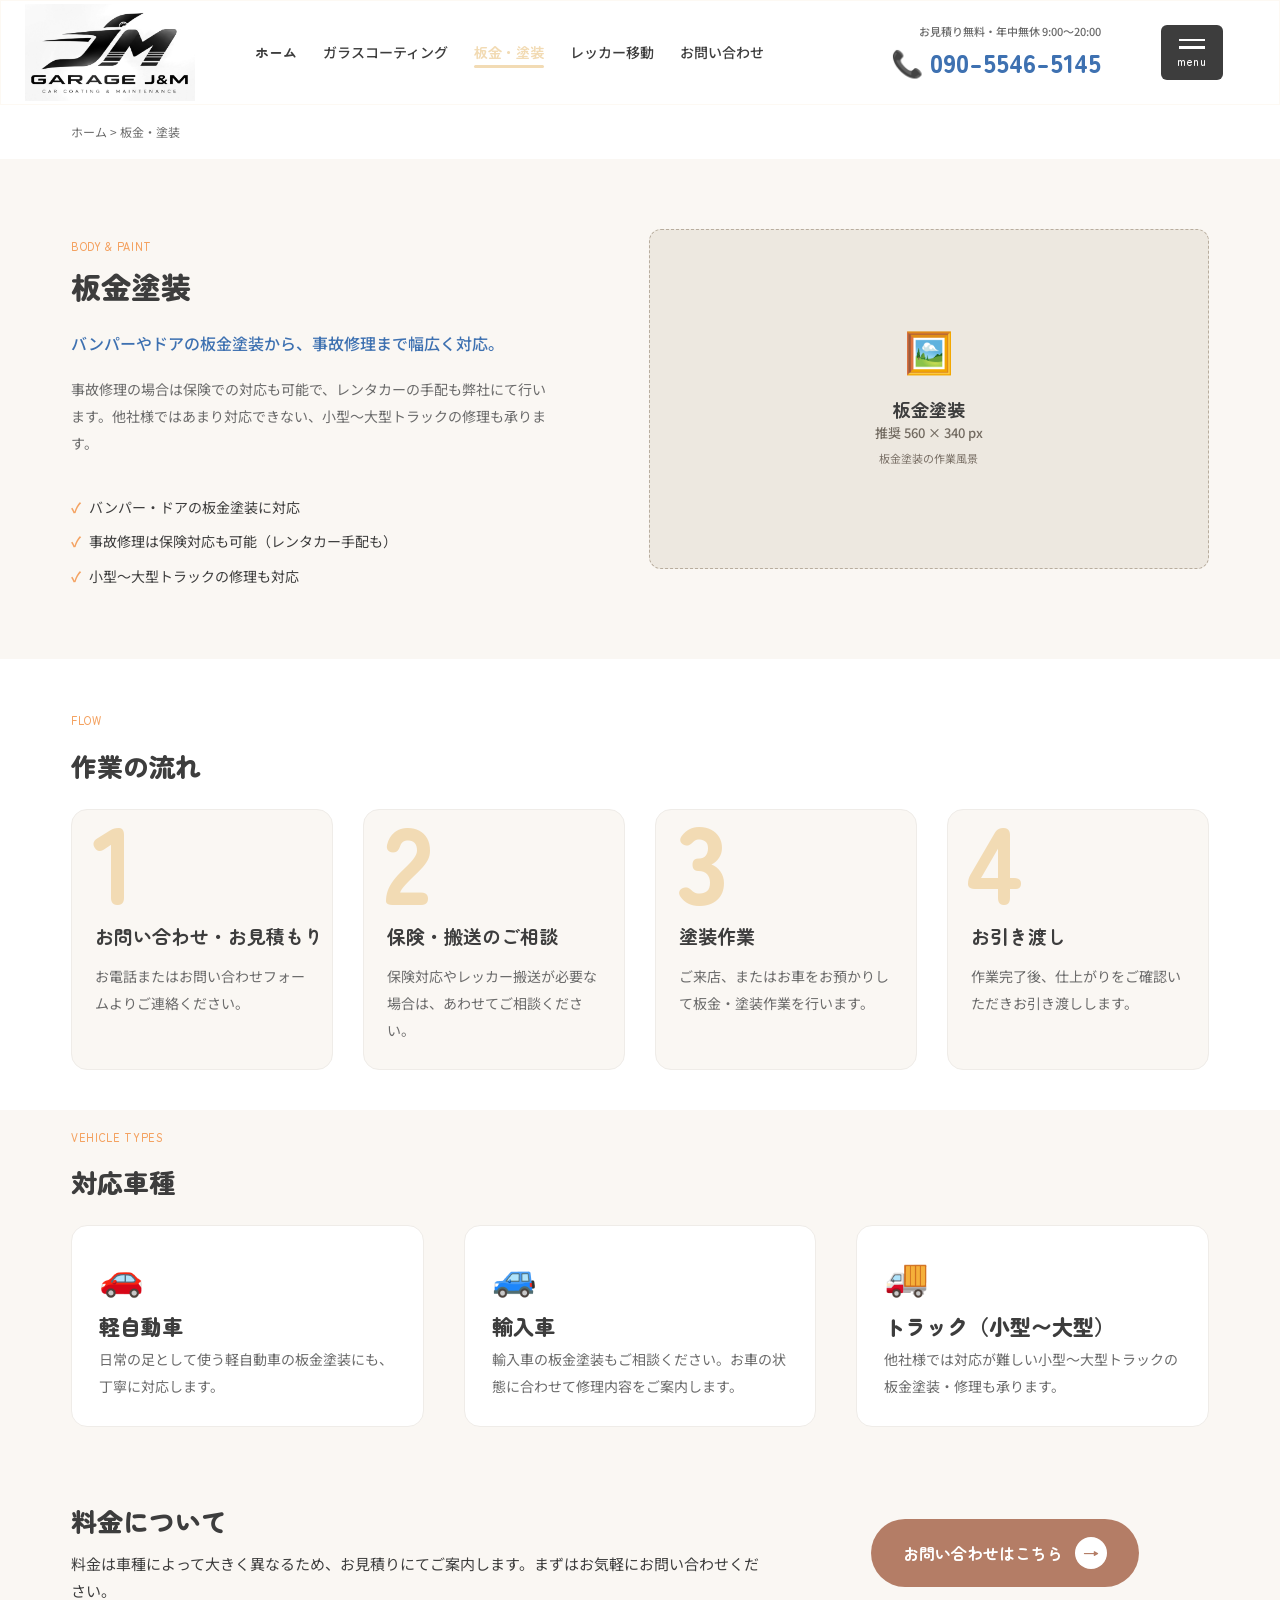
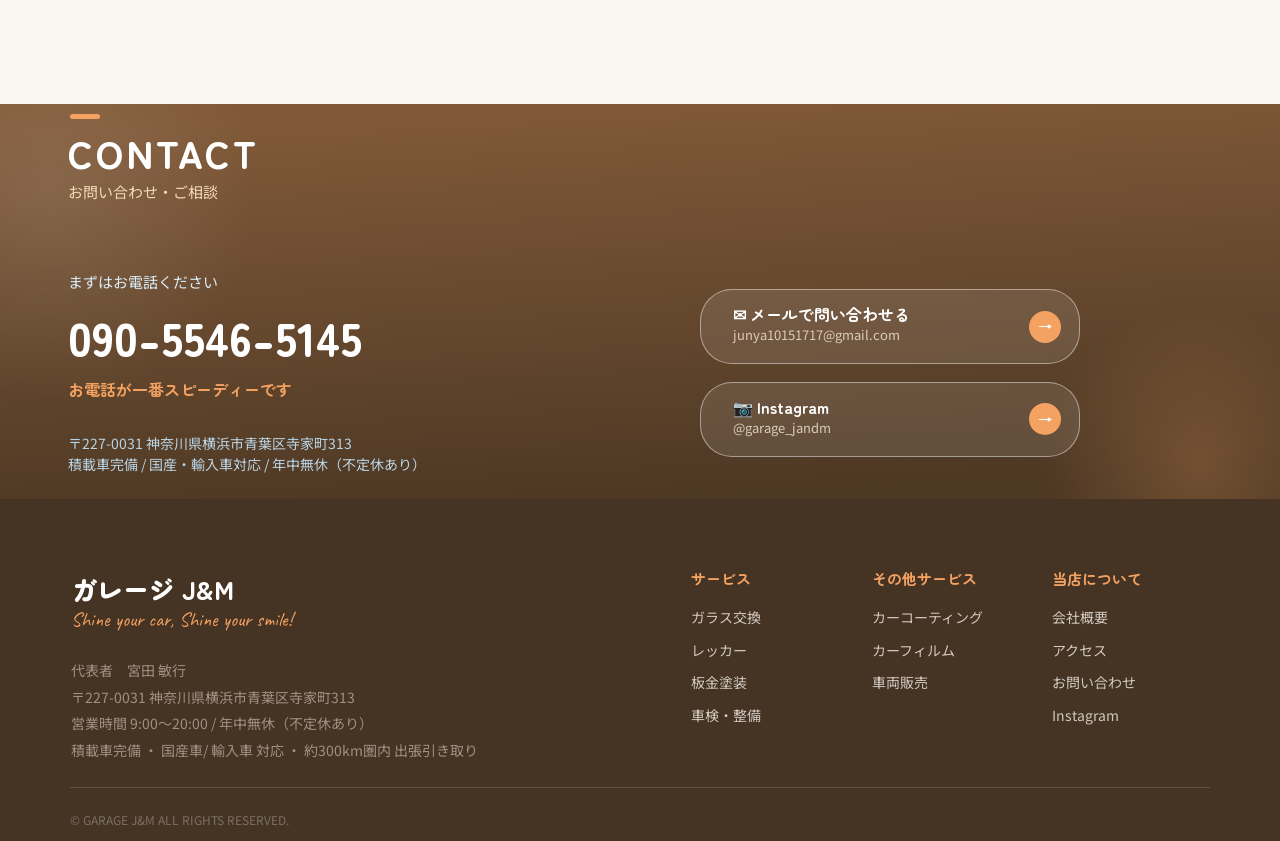
<file: services.html>
<!doctype html>
<html lang="ja">
<head>
  <meta charset="utf-8">
  <meta name="viewport" content="width=device-width, initial-scale=1">
  <title>板金・塗装 | ガレージ J&M</title>
  <meta name="description" content="バンパーやドアの板金塗装から事故修理まで幅広く対応。保険対応やレンタカー手配、小型〜大型トラックの修理もご相談ください。">
  <link rel="preconnect" href="https://fonts.googleapis.com">
  <link rel="preconnect" href="https://fonts.gstatic.com" crossorigin>
  <link href="https://fonts.googleapis.com/css2?family=Caveat&family=Noto+Sans+JP:wght@400;500&family=Zen+Maru+Gothic:wght@500;700;900&display=swap" rel="stylesheet">
  <link rel="stylesheet" href="css/style.css">
  <link rel="stylesheet" href="css/services.css">
</head>
<body>

<!-- ===== ヘッダー ===== -->
<header class="header" id="top">
  <div class="header__inner">
    <a class="logo" href="index.html" aria-label="ガレージ J&M トップへ">
      <img class="logo__icon" src="assets/logo.jpg" alt="" width="170" height="97">
    </a>

    <nav class="gnav" aria-label="メインナビゲーション">
      <a class="gnav__link" href="index.html">ホーム</a>
      <a class="gnav__link" href="glass.html">ガラスコーティング</a>
      <a class="gnav__link is-current" aria-current="page" href="services.html">板金・塗装</a>
      <a class="gnav__link" href="area.html">レッカー移動</a>
      <a class="gnav__link" href="#contact">お問い合わせ</a>
    </nav>

    <div class="header__tel">
      <span class="header__tel-note">お見積り無料・年中無休 9:00〜20:00</span>
      <a class="header__tel-num" href="tel:09055465145"><span aria-hidden="true">📞</span> 090-5546-5145</a>
    </div>

    <button class="menu-btn" type="button" aria-expanded="false" aria-controls="drawer">
      <span class="menu-btn__bar"></span>
      <span class="menu-btn__bar"></span>
      <span class="menu-btn__label">menu</span>
    </button>
  </div>
</header>

<!-- メニュー（ドロワー） -->
<div class="drawer" id="drawer" hidden>
  <div class="drawer__bg" data-close></div>
  <div class="drawer__panel" role="dialog" aria-modal="true" aria-label="メニュー">
    <div class="drawer__top">
      <span class="drawer__title">MENU</span>
      <button class="drawer__close" type="button" data-close>CLOSE</button>
    </div>
    <ul class="drawer__nav">
      <li><a href="index.html"><small>TOP</small>ホーム</a></li>
      <li><a href="glass.html"><small>COATING</small>ガラスコーティング</a></li>
      <li><a href="services.html"><small>BODY &amp; PAINT</small>板金・塗装</a></li>
      <li><a href="other-services.html"><small>OTHER SERVICES</small>その他サービス</a></li>
      <li><a href="company.html"><small>COMPANY</small>会社概要</a></li>
      <li><a href="faq.html"><small>FAQ</small>よくあるご質問</a></li>
      <li><a href="area.html"><small>TOWING</small>レッカー移動</a></li>
      <li><a href="#contact" data-close><small>CONTACT</small>お問い合わせ</a></li>
    </ul>
    <a class="drawer__tel" href="tel:09055465145">
      <span>お電話の方はこちら</span>
      <strong>📞 090-5546-5145</strong>
    </a>
    <p class="drawer__note">お見積り無料・年中無休 9:00〜20:00</p>
  </div>
</div>

<main>
<nav class="container paint-crumb" aria-label="パンくずリスト"><a href="index.html">ホーム</a> &gt; 板金・塗装</nav>
<section class="feature feature--rev feature--cream" id="body-paint">
  <div class="container feature__inner">
    <div class="feature__photo">
          <div class="slot slot--560x340" >
            <!-- TODO: 写真に差し替え（推奨 560 × 340 px） -->
            <span class="slot__icon" aria-hidden="true">🖼️</span>
            <p class="slot__label">板金塗装</p>
            <p class="slot__size">推奨 560 × 340 px</p>
            <p class="slot__hint">板金塗装の作業風景</p>
          </div>
    </div>
    <div class="feature__body">
      <p class="eyebrow">BODY &amp; PAINT</p>
      <h1 class="h-lg">板金塗装</h1>
      <p class="feature__lead">バンパーやドアの板金塗装から、事故修理まで幅広く対応。</p>
      <p class="feature__text">事故修理の場合は保険での対応も可能で、レンタカーの手配も弊社にて行います。他社様ではあまり対応できない、小型〜大型トラックの修理も承ります。</p>
      <ul class="checks">
            <li>バンパー・ドアの板金塗装に対応</li>
            <li>事故修理は保険対応も可能（レンタカー手配も）</li>
            <li>小型〜大型トラックの修理も対応</li>
          </ul>
      
    </div>
  </div>
</section>


<section class="paint-flow" aria-labelledby="flow-title">
 <div class="container">
  <header class="band__head"><p class="eyebrow">FLOW</p><h2 class="h-md" id="flow-title">作業の流れ</h2></header>
  <ol class="flow">
   <li class="flow-card"><span class="flow-card__num" aria-hidden="true">1</span><h3 class="flow-card__title">お問い合わせ・お見積もり</h3><p class="flow-card__text">お電話またはお問い合わせフォームよりご連絡ください。</p></li>
   <li class="flow-card"><span class="flow-card__num" aria-hidden="true">2</span><h3 class="flow-card__title">保険・搬送のご相談</h3><p class="flow-card__text">保険対応やレッカー搬送が必要な場合は、あわせてご相談ください。</p></li>
   <li class="flow-card"><span class="flow-card__num" aria-hidden="true">3</span><h3 class="flow-card__title">塗装作業</h3><p class="flow-card__text">ご来店、またはお車をお預かりして板金・塗装作業を行います。</p></li>
   <li class="flow-card"><span class="flow-card__num" aria-hidden="true">4</span><h3 class="flow-card__title">お引き渡し</h3><p class="flow-card__text">作業完了後、仕上がりをご確認いただきお引き渡しします。</p></li>
  </ol>
 </div>
</section>
<section class="paint-vehicles" aria-labelledby="vehicles-title">
 <div class="container">
  <header class="band__head"><p class="eyebrow">VEHICLE TYPES</p><h2 class="h-md" id="vehicles-title">対応車種</h2></header>
  <div class="grid-3">
   <article class="vcard"><span class="vcard__icon" aria-hidden="true">🚗</span><h3 class="vcard__title">軽自動車</h3><p class="vcard__text">日常の足として使う軽自動車の板金塗装にも、丁寧に対応します。</p></article>
   <article class="vcard"><span class="vcard__icon" aria-hidden="true">🚙</span><h3 class="vcard__title">輸入車</h3><p class="vcard__text">輸入車の板金塗装もご相談ください。お車の状態に合わせて修理内容をご案内します。</p></article>
   <article class="vcard"><span class="vcard__icon" aria-hidden="true">🚚</span><h3 class="vcard__title">トラック（小型〜大型）</h3><p class="vcard__text">他社様では対応が難しい小型〜大型トラックの板金塗装・修理も承ります。</p></article>
  </div>
 </div>
</section>
<section class="paint-price" aria-labelledby="price-title">
 <div class="container cta-band__inner">
  <div><h2 class="h-md" id="price-title">料金について</h2><p class="cta-band__text">料金は車種によって大きく異なるため、お見積りにてご案内します。まずはお気軽にお問い合わせください。</p></div>
  <a class="btn-solid" href="faq.html">お問い合わせはこちら<span class="btn-solid__arrow" aria-hidden="true">→</span></a>
 </div>
</section>
</main>

<!-- ===== CONTACT ===== -->
<section class="contact" id="contact">
  <span class="contact__blob contact__blob--1" aria-hidden="true"></span>
  <span class="contact__blob contact__blob--2" aria-hidden="true"></span>
  <div class="contact__inner">
    <header class="sec-head sec-head--light">
      <h2 class="sec-head__en">CONTACT</h2>
      <p class="sec-head__ja">お問い合わせ・ご相談</p>
    </header>
    <div class="contact__body">
      <div class="contact__tel">
        <p class="contact__tel-lead">まずはお電話ください</p>
        <a class="contact__tel-num" href="tel:09055465145">090-5546-5145</a>
        <p class="contact__tel-note">お電話が一番スピーディーです</p>
        <address class="contact__addr">
          〒227-0031 神奈川県横浜市青葉区寺家町313<br>
          積載車完備 / 国産・輸入車対応 / 年中無休（不定休あり）
        </address>
      </div>
      <div class="contact__links">
        <a class="contact-btn" href="mailto:junya10151717@gmail.com">
          <span><strong>✉ メールで問い合わせる</strong><small>junya10151717@gmail.com</small></span>
          <span class="contact-btn__arrow" aria-hidden="true">→</span>
        </a>
        <!-- TODO: InstagramのURLが未確定のため # のまま。確定後に差し替え -->
        <a class="contact-btn" href="#">
          <span><strong>📷 Instagram</strong><small>@garage_jandm</small></span>
          <span class="contact-btn__arrow" aria-hidden="true">→</span>
        </a>
      </div>
    </div>
  </div>
</section>

<!-- ===== フッター ===== -->
<footer class="footer">
  <div class="footer__inner">
    <div class="footer__info">
      <p class="footer__name">ガレージ J&amp;M</p>
      <p class="footer__tag">Shine your car, Shine your smile!</p>
      <address class="footer__addr">
        代表者　宮田 敏行<br>
        〒227-0031 神奈川県横浜市青葉区寺家町313<br>
        営業時間 9:00〜20:00 / 年中無休（不定休あり）<br>
        積載車完備 ・ 国産車/ 輸入車 対応 ・ 約300km圏内 出張引き取り
      </address>
    </div>
    <div class="footer__cols">
      <div class="footer__col">
        <p class="footer__head">サービス</p>
        <ul>
          <li><a href="glass.html">ガラス交換</a></li>
          <li><a href="area.html">レッカー</a></li>
          <li><a href="services.html">板金塗装</a></li>
          <li><a href="maintenance.html#maintenance">車検・整備</a></li>
        </ul>
      </div>
      <div class="footer__col">
        <p class="footer__head">その他サービス</p>
        <ul>
          <li><a href="other-services.html#coating">カーコーティング</a></li>
          <li><a href="other-services.html#film">カーフィルム</a></li>
          <li><a href="other-services.html#sales">車両販売</a></li>
        </ul>
      </div>
      <div class="footer__col">
        <p class="footer__head">当店について</p>
        <ul>
          <li><a href="company.html">会社概要</a></li>
          <li><a href="company.html#access">アクセス</a></li>
          <li><a href="#contact">お問い合わせ</a></li>
          <li><a href="#">Instagram</a></li>
        </ul>
      </div>
    </div>
  </div>
  <p class="footer__copy">© GARAGE J&amp;M ALL RIGHTS RESERVED.</p>
</footer>

<script src="js/main.js"></script>
</body>
</html>
</file>
<file: css/style.css>
/* ==========================================================
   ガレージ J&M — TOP（PC 1440px デザインをベースにしたレスポンシブ）
   ブレークポイント: 1200 / 1024（スマホ用は別担当）
   ========================================================== */

:root {
  /* color */
  --c-primary-blue: #3e71b1;
  --c-accent: #f4a261;
  --c-amber: #b47d66;
  --c-peach: #f2dbb4;
  --c-cream: #fdf9f3;
  --c-white: #fff;
  --c-dark-brown: #453324;
  --c-text: #3d3d3d;
  --c-text-2: #6b6b6b;
  --c-text-3: #7a7066;
  --c-border-strong: #b8ad9e;
  --c-border-default: #d1c9bf;
  --c-border-light: #efece8;
  --c-border-subtle: #ebe5de;
  --c-alert: #d92121;
  --c-photo-hint: #736b61;

  /* font */
  --f-head: "Zen Maru Gothic", "Hiragino Maru Gothic ProN", "Noto Sans JP", sans-serif;
  --f-body: "Noto Sans JP", "Hiragino Kaku Gothic ProN", "Yu Gothic", sans-serif;
  --f-script: "Caveat", cursive;

  /* layout */
  --gutter: clamp(16px, 5.55vw, 80px);
  --header-h: 105px;
}

/* ---------- reset ---------- */
*, *::before, *::after { box-sizing: border-box; }
html { scroll-behavior: smooth; scroll-padding-top: calc(var(--header-h) + 8px); }
body {
  margin: 0;
  font-family: var(--f-body);
  font-size: 15px;
  line-height: 1.8;
  color: var(--c-text);
  background: var(--c-cream);
  -webkit-text-size-adjust: 100%;
}
img { max-width: 100%; display: block; }
a { color: inherit; text-decoration: none; }
ul, ol, dl, dd, p, h1, h2, h3, h4, figure, address { margin: 0; padding: 0; }
ul, ol { list-style: none; }
address { font-style: normal; }
button { font: inherit; color: inherit; background: none; border: 0; padding: 0; cursor: pointer; }
:focus-visible { outline: 3px solid var(--c-primary-blue); outline-offset: 3px; }

.container {
  max-width: 1440px;
  margin-inline: auto;
  padding-inline: var(--gutter);
}

/* ---------- 共通パーツ ---------- */
.en {
  font-family: var(--f-head);
  font-weight: 500;
  font-size: 14px;
  line-height: 1.35;
  letter-spacing: .06em;
  color: var(--c-primary-blue);
}
.h-lg {
  font-family: var(--f-head);
  font-weight: 900;
  font-size: 30px;
  line-height: 1.45;
}
.num {
  font-family: var(--f-head);
  font-weight: 900;
  font-size: 160px;
  line-height: 1;
  color: var(--c-peach);
  user-select: none;
}

.chip {
  display: inline-block;
  padding: 7px 16px;
  border-radius: 16px;
  font-size: 12px;
  font-weight: 500;
  line-height: 1.35;
}
.chip--orange { background: var(--c-accent); color: #fff; }

.btn {
  display: inline-flex;
  align-items: center;
  gap: 12px;
  padding: 14px 16px 14px 32px;
  background: #fff;
  border: 1.5px solid var(--c-amber);
  border-radius: 30px;
  font-family: var(--f-head);
  font-weight: 700;
  font-size: 16px;
  line-height: 1;
  color: var(--c-amber);
  transition: background-color .2s, color .2s;
}
.btn__arrow {
  display: grid;
  place-items: center;
  width: 30px;
  height: 30px;
  border-radius: 50%;
  background: var(--c-amber);
  color: #fff;
  font-size: 13px;
  transition: transform .2s;
}
.btn:hover { background: var(--c-amber); color: #fff; }
.btn:hover .btn__arrow { background: #fff; color: var(--c-amber); transform: translateX(3px); }

/* 写真枠（デザイン上の点線枠。画像が入ると枠の中に収まる） */
.photo {
  position: relative;
  overflow: hidden;
  border: 2px dashed var(--c-border-strong);
  background: #eee6da;
}
.photo > img { width: 100%; height: 100%; object-fit: cover; }
.photo--circle { border-radius: 50%; aspect-ratio: 1; }

/* セクション見出し */
.sec-head__en {
  font-family: var(--f-head);
  font-weight: 900;
  font-size: 38px;
  line-height: 1.35;
  letter-spacing: .08em;
  color: var(--c-text);
}
.sec-head__en--md { font-size: 32px; line-height: 1.6; letter-spacing: .08em; }
.sec-head__ja { margin-top: 2px; font-size: 15px; line-height: 1.5; color: var(--c-text-2); }
.sec-head--row { display: flex; align-items: flex-end; justify-content: space-between; gap: 16px; }
.sec-head--light .sec-head__en { color: #fff; }
.sec-head--light .sec-head__ja { color: var(--c-peach); }
/* 見出し上のアクセントバー */
.news .sec-head__en::before,
.faq .sec-head__en::before,
.contact .sec-head__en::before {
  content: "";
  display: block;
  width: 30px;
  height: 5px;
  margin: 0 0 8px 2px;
  border-radius: 3px;
  background: var(--c-accent);
}

/* ==========================================================
   ヘッダー
   ========================================================== */
.header {
  position: sticky;
  top: 0;
  z-index: 100;
  height: var(--header-h);
  background: #fff;
  border: 1px solid var(--c-cream);
}
.header__inner {
  display: flex;
  align-items: center;
  height: 100%;
  max-width: 1440px;
  margin-inline: auto;
  padding-inline: clamp(16px, 4.4vw, 63px);
  gap: clamp(16px, 2vw, 32px);
}

.logo {
  display: grid;
  justify-items: center;
  width: 150px;
  flex: none;
  line-height: 1.4;
}
.logo__icon { width: 60px; height: 60px; object-fit: contain; }
.logo__name { margin-top: 2px; font-family: var(--f-head); font-weight: 900; font-size: 14px; color: var(--c-amber); }
.logo__tag { font-family: var(--f-script); font-size: 9px; line-height: 1.2; color: var(--c-accent); white-space: nowrap; }

.gnav { display: flex; align-items: center; gap: 26px; margin-right: auto; }
.gnav__link {
  position: relative;
  font-weight: 500;
  font-size: 15px;
  line-height: 1.35;
  white-space: nowrap;
  color: var(--c-text);
  padding-block: 4px;
}
.gnav__link::after {
  content: "";
  position: absolute;
  left: 0; right: 0; bottom: -2px;
  height: 3px;
  border-radius: 2px;
  background: var(--c-peach);
  transform: scaleX(0);
  transform-origin: left;
  transition: transform .25s;
}
.gnav__link:hover::after,
.gnav__link.is-current::after { transform: scaleX(1); }
.gnav__link.is-current { font-family: var(--f-head); font-weight: 700; color: var(--c-peach); }

.header__tel { display: grid; justify-items: end; gap: 2px; white-space: nowrap; margin-left: auto; }
.gnav + .header__tel { margin-left: 0; }
.header__tel-note { font-size: 11px; font-weight: 500; line-height: 1.4; color: var(--c-text-2); }
.header__tel-num { font-family: var(--f-head); font-weight: 900; font-size: 26px; line-height: 1.5; color: var(--c-primary-blue); }

.menu-btn {
  display: grid;
  justify-items: center;
  gap: 5px;
  flex: none;
  padding: 14px 16px 12px;
  background: var(--c-text);
  border-radius: 6px;
  color: #fff;
}
.menu-btn__bar { width: 26px; height: 2.5px; background: #fff; transition: transform .25s, opacity .25s; }
.menu-btn__label { font-family: var(--f-head); font-weight: 500; font-size: 11px; line-height: 1.35; letter-spacing: .06em; }

/* ---------- ドロワー ---------- */
.drawer { position: fixed; inset: 0; z-index: 200; }
.drawer[hidden] { display: none; }
.drawer__bg { position: absolute; inset: 0; background: rgba(61, 61, 61, .45); backdrop-filter: blur(4px); }
.drawer__panel {
  position: absolute;
  top: 0; right: 0; bottom: 0;
  width: min(360px, 82vw);
  display: flex;
  flex-direction: column;
  background: var(--c-cream);
  box-shadow: -10px 0 30px rgba(41, 51, 61, .15);
  overflow-y: auto;
  animation: drawer-in .25s ease-out;
}
@keyframes drawer-in { from { transform: translateX(40px); opacity: 0; } to { transform: none; opacity: 1; } }
.drawer__top { display: flex; align-items: center; justify-content: space-between; height: 65px; padding: 0 16px; }
.drawer__title { font-family: var(--f-head); font-weight: 900; font-size: 15px; letter-spacing: .08em; }
.drawer__close { padding: 12px 8px; font-family: var(--f-head); font-weight: 700; font-size: 11px; letter-spacing: .06em; }
.drawer__nav { padding: 8px 16px; }
.drawer__nav a {
  display: flex;
  flex-direction: column;
  padding: 14px 0;
  border-bottom: 1px solid var(--c-border-subtle);
  font-family: var(--f-head);
  font-weight: 700;
  font-size: 16px;
  line-height: 1.4;
}
.drawer__nav small { font-family: var(--f-head); font-weight: 500; font-size: 11px; letter-spacing: .08em; color: var(--c-primary-blue); }
.drawer__tel {
  display: grid;
  gap: 2px;
  margin: 20px 16px 0;
  padding: 14px 16px;
  border-radius: 20px;
  background: var(--c-accent);
  color: #fff;
  text-align: center;
}
.drawer__tel span { font-size: 12px; font-weight: 500; }
.drawer__tel strong { font-family: var(--f-head); font-weight: 900; font-size: 20px; }
.drawer__note { margin: 10px 16px 24px; font-size: 12px; color: var(--c-text-2); }

/* ==========================================================
   ヒーロー
   ========================================================== */
.hero {
  position: relative;
  overflow: hidden;
  min-height: 720px;
  display: flex;
  align-items: center;
  background: linear-gradient(-13deg, #fff7eb 12%, #faf2e0 88%);
}
.hero__blob {
  position: absolute;
  left: -260px;
  top: 420px;
  width: 700px;
  height: 700px;
  border-radius: 50%;
  background: radial-gradient(circle, rgba(244, 162, 97, .16) 0%, rgba(244, 162, 97, 0) 70%);
  pointer-events: none;
}
.hero__inner {
  position: relative;
  width: 100%;
  max-width: 1440px;
  margin-inline: auto;
  padding: 80px var(--gutter);
  display: grid;
  grid-template-columns: minmax(0, 1fr) minmax(0, 560px);
  align-items: center;
  gap: clamp(24px, 4vw, 60px);
}
.hero__title {
  margin-top: 14px;
  font-family: var(--f-head);
  font-weight: 900;
  font-size: clamp(30px, 3.34vw, 48px);
  line-height: 1.5;
  color: var(--c-text);
}
.hero__lead {
  margin-top: 28px;
  max-width: 640px;
  font-size: clamp(14px, 1.18vw, 17px);
  line-height: 1.95;
  color: var(--c-text-2);
}
.hero__cta {
  display: inline-grid;
  gap: 6px;
  margin-top: 38px;
  padding: 18px 32px;
  border-radius: 20px;
  background: var(--c-accent);
  box-shadow: 0 10px 26px rgba(244, 162, 97, .4);
  color: #fff;
  white-space: nowrap;
  transition: transform .2s, box-shadow .2s;
}
.hero__cta:hover { transform: translateY(-2px); box-shadow: 0 14px 30px rgba(244, 162, 97, .5); }
.hero__cta-note { font-size: 12px; font-weight: 500; line-height: 1.35; }
.hero__cta-num { font-family: var(--f-head); font-weight: 900; font-size: 32px; line-height: 1.2; }
.hero__photo { width: 100%; border-radius: 50%; aspect-ratio: 1; justify-self: end; }
.hero__photo > img { object-position: 30% center; }

/* ==========================================================
   SERVICES
   ========================================================== */
.services { padding: 70px 0 90px; background: var(--c-cream); }
.services .sec-head { margin-bottom: 42px; }
.sec-head--lg .sec-head__ja { margin-top: 4px; }

/* --- 1 ガラス交換（メイン） --- */
.glass-card {
  position: relative;
  padding: 27px 37px 46px;
  margin-bottom: 32px;
  border: 2.5px solid var(--c-accent);
  border-radius: 28px;
  background: #fff;
  box-shadow: 0 14px 16px rgba(41, 51, 61, .12);
}
.glass-card__badge {
  position: absolute;
  top: -20px;
  left: 29px;
  padding: 8px 18px;
  border-radius: 16px;
  background: var(--c-accent);
  color: #fff;
  font-size: 12px;
  font-weight: 500;
  line-height: 1.35;
}
.glass-card__head { display: flex; align-items: flex-start; gap: 0; }
.glass-card__head .num { flex: none; width: 140px; }
.glass-card__titles { padding-top: 14px; }
.glass-card__lead {
  margin-top: 14px;
  font-family: var(--f-head);
  font-weight: 900;
  font-size: 26px;
  line-height: 1.5;
}
.glass-card__body {
  display: grid;
  grid-template-columns: minmax(0, 35fr) minmax(0, 24fr);
  gap: 20px;
  margin-top: 32px;
}
.ba { display: grid; grid-template-columns: 1fr 1fr; gap: 20px; }
.ba__item { height: 320px; border-radius: 12px; }
.pill {
  position: absolute;
  top: 14px;
  left: 14px;
  padding: 6px 14px;
  border-radius: 100px;
  background: var(--c-amber);
  box-shadow: 0 2px 6px rgba(0, 0, 0, .25);
  color: #fff;
  font-size: 12px;
  font-weight: 500;
  line-height: 1.2;
}
.points { display: flex; flex-direction: column; gap: 20px; }
.point {
  display: flex;
  align-items: center;
  gap: 18px;
  padding: 14px 24px;
  border-radius: 20px;
  background: var(--c-cream);
}
.point__icon {
  flex: none;
  display: grid;
  place-items: center;
  width: 60px;
  height: 60px;
  border-radius: 50%;
  background: #fff;
  font-size: 26px;
  line-height: 1;
}
.point__title { font-family: var(--f-head); font-weight: 700; font-size: 19px; line-height: 1.5; }
.point__text { margin-top: 4px; font-size: 14px; line-height: 1.9; color: var(--c-text-2); }

.price-note { margin-top: 35px; padding: 24px 28px 26px; border-radius: 20px; background: var(--c-cream); }
.price-note__title { font-family: var(--f-head); font-weight: 700; font-size: 19px; line-height: 1.5; }
.price-note p { margin-top: 8px; font-size: 15px; line-height: 1.8; color: var(--c-text-2); }
.glass-card > .btn { margin-top: 32px; }

/* --- 2〜4 関連サービス --- */
.svc-list { display: grid; gap: 32px; }
.svc {
  display: grid;
  grid-template-columns: 110px minmax(0, 1fr) 260px;
  grid-template-areas: "num body photo";
  align-items: center;
  column-gap: 40px;
  min-height: 340px;
  padding: 38px 90px;
  border: 1.5px solid var(--c-border-light);
  border-radius: 28px;
  background: #fff;
  box-shadow: 0 10px 24px -6px rgba(41, 51, 61, .07);
}
.svc--rev {
  grid-template-columns: 260px 110px minmax(0, 1fr);
  grid-template-areas: "photo num body";
  column-gap: 50px;
}
.svc .num { grid-area: num; align-self: start; padding-top: 0; }
.svc__body { grid-area: body; max-width: 700px; }
.svc__photo { grid-area: photo; width: 260px; }
.svc__body .h-lg { margin-top: 4px; }
.svc__text { margin-top: 14px; font-size: 15px; line-height: 1.8; color: var(--c-text-2); }
.svc__note { margin-top: 12px; font-size: 13px; line-height: 1.75; color: var(--c-text-3); }
.svc .btn { margin-top: 24px; }

/* ==========================================================
   OTHER SERVICES
   ========================================================== */
.other { padding: 64px 0 50px; background: #fff; }
.other .sec-head { margin-bottom: 30px; }
.other__grid { display: grid; grid-template-columns: repeat(3, minmax(0, 1fr)); gap: 25px; }
.other-card {
  display: flex;
  flex-direction: column;
  align-items: flex-start;
  gap: 10px;
  padding: 28px;
  border: 1.5px solid var(--c-peach);
  border-radius: 20px;
  background: var(--c-cream);
}
.other-card__icon { font-size: 30px; line-height: 1.3; }
.other-card__title { font-family: var(--f-head); font-weight: 900; font-size: 21px; line-height: 1.5; }
.other-card__text { font-size: 14px; line-height: 1.9; color: var(--c-text-2); }
.other-card .btn { margin-top: auto; }
.other-card__text + .btn { margin-top: auto; }
.other-card { justify-content: flex-start; }
.other-card .btn { align-self: flex-start; }
.other-card__text { margin-bottom: 8px; }

/* ==========================================================
   NEWS
   ========================================================== */
.news { padding: 46px 0 58px; background: #fff; }
.news .sec-head { margin-bottom: 26px; }
.more { padding-bottom: 6px; font-family: var(--f-head); font-weight: 700; font-size: 15px; color: var(--c-accent); white-space: nowrap; }
.more:hover { text-decoration: underline; }
.news__item {
  display: grid;
  grid-template-columns: 110px auto 1fr;
  align-items: center;
  column-gap: 0;
  min-height: 68px;
  border-bottom: 1px solid var(--c-border-subtle);
  transition: background-color .2s;
}
.news__item:hover { background: var(--c-cream); }
.news__item time { font-size: 14px; line-height: 1.9; color: var(--c-text-2); }
.tag {
  justify-self: start;
  padding: 5px 14px;
  min-width: 76px;
  text-align: center;
  border: 1px solid var(--c-peach);
  border-radius: 12px;
  background: var(--c-cream);
  color: var(--c-alert);
  font-size: 12px;
  font-weight: 500;
  line-height: 1.35;
  white-space: nowrap;
}
.news__title { margin-left: 29px; font-size: 16px; font-weight: 500; line-height: 1.8; }

/* ==========================================================
   FAQ
   ========================================================== */
.faq { padding: 56px 0 46px; background: #fff; }
.faq .sec-head { margin-bottom: 34px; }
.faq__list { display: grid; gap: 14px; margin-bottom: 30px; }
.qa { padding: 20px 26px 22px; border-radius: 16px; background: var(--c-cream); }
.qa__q, .qa__a { position: relative; padding-left: 50px; }
.qa__q { font-family: var(--f-head); font-weight: 700; font-size: 19px; line-height: 1.5; min-height: 34px; padding-top: 4px; }
.qa__a { margin-top: 12px; font-size: 15px; line-height: 1.5; color: var(--c-text-2); }
.qa__mark { position: absolute; left: 0; font-family: var(--f-head); font-weight: 900; font-size: 17px; line-height: 1; }
.qa__mark--q { top: 0; display: grid; place-items: center; width: 34px; height: 34px; border-radius: 8px; background: var(--c-primary-blue); color: #fff; }
.qa__mark--a { top: 2px; left: 10px; color: var(--c-accent); }

/* ==========================================================
   CONTACT
   ========================================================== */
.contact {
  position: relative;
  overflow: hidden;
  color: #fff;
  background: linear-gradient(-3deg, #4d3824 7%, #805938 93%);
}
.contact__blob { position: absolute; border-radius: 50%; pointer-events: none; }
.contact__blob--1 { left: -160px; top: -120px; width: 420px; height: 420px; background: radial-gradient(circle, rgba(255, 255, 255, .1), rgba(255, 255, 255, 0) 70%); }
.contact__blob--2 { left: calc(100% - 240px); top: 200px; width: 320px; height: 320px; background: radial-gradient(circle, rgba(244, 162, 97, .22), rgba(244, 162, 97, 0) 70%); }
.contact__inner { position: relative; max-width: 1440px; margin-inline: auto; padding: 14px var(--gutter) 56px; }
.contact .sec-head { margin-bottom: 32px; }
.contact__body { display: grid; grid-template-columns: minmax(0, 1fr) minmax(0, 380px); gap: clamp(24px, 5vw, 80px); align-items: center; margin-right: clamp(0px, 5vw, 280px); }
.contact__tel-lead { font-size: 15px; line-height: 1.5; color: var(--c-frost, #d9edf7); }
.contact__tel-num { display: inline-block; margin-top: 16px; font-family: var(--f-head); font-weight: 900; font-size: clamp(36px, 3.6vw, 52px); line-height: 1.2; color: #fff; }
.contact__tel-note { margin-top: 16px; font-family: var(--f-head); font-weight: 700; font-size: 16px; line-height: 1; color: var(--c-accent); }
.contact__addr { margin-top: 36px; font-size: 15px; line-height: 1.5; color: #b8d4e5; }
.contact__links { display: grid; gap: 22px; }
.contact-btn {
  display: flex;
  align-items: center;
  justify-content: space-between;
  gap: 12px;
  padding: 16px 18px 16px 32px;
  border: 1.5px solid rgba(255, 255, 255, .45);
  border-radius: 32px;
  background: rgba(255, 255, 255, .1);
  transition: background-color .2s;
}
.contact-btn:hover { background: rgba(255, 255, 255, .2); }
.contact-btn span:first-child { display: grid; gap: 2px; min-width: 0; }
.contact-btn strong { font-family: var(--f-head); font-weight: 700; font-size: 16px; line-height: 1; }
.contact-btn small { font-size: 13px; line-height: 1.75; color: #dbccb8; overflow-wrap: anywhere; }
.contact-btn__arrow { flex: none; display: grid; place-items: center; width: 32px; height: 32px; border-radius: 50%; background: var(--c-accent); font-family: var(--f-head); font-weight: 700; font-size: 14px; }

/* ==========================================================
   フッター
   ========================================================== */
.footer { background: var(--c-dark-brown); color: #d1c9bf; }
.footer__inner {
  max-width: 1440px;
  margin-inline: auto;
  padding: 70px var(--gutter) 46px;
  display: grid;
  grid-template-columns: minmax(0, 620px) minmax(0, 1fr);
  gap: 40px;
}
.footer__name { font-family: var(--f-head); font-weight: 900; font-size: 26px; line-height: 1.5; color: #fff; }
.footer__tag { margin-top: -2px; font-family: var(--f-script); font-size: 20px; line-height: 1.35; color: var(--c-accent); }
.footer__addr { margin-top: 24px; font-size: 14px; line-height: 1.9; color: #9e9182; }
.footer__cols { display: grid; grid-template-columns: repeat(3, minmax(0, 1fr)); gap: 24px; }
.footer__head { margin-bottom: 14px; font-family: var(--f-head); font-weight: 700; font-size: 15px; line-height: 1.35; color: var(--c-accent); }
.footer__col li + li { margin-top: 5px; }
.footer__col a { font-size: 14px; line-height: 1.9; color: #d1c9bf; }
.footer__col a:hover { color: #fff; text-decoration: underline; }
.footer__copy {
  max-width: 1440px;
  margin-inline: auto;
  padding: 24px var(--gutter) 28px;
  border-top: 1px solid rgba(255, 255, 255, .15);
  background-clip: content-box;
  font-size: 12px;
  line-height: 1.7;
  color: var(--c-text-3);
}
.footer__copy { position: relative; }

/* ==========================================================
   レスポンシブ
   ========================================================== */

/* ~1200px: ヘッダーをコンパクトに */
@media (max-width: 1200px) {
  .gnav { gap: 18px; }
  .gnav__link { font-size: 14px; }
  .header__tel-num { font-size: 22px; }
  .svc { padding-inline: 48px; }
  .num { font-size: 130px; }
  .svc { grid-template-columns: 90px minmax(0, 1fr) 220px; }
  .svc--rev { grid-template-columns: 220px 90px minmax(0, 1fr); }
  .svc__photo { width: 220px; }
  .glass-card__head .num { width: 110px; }
  .contact__body { margin-right: 0; }
}

/* ~1024px: グローバルナビを格納（menuボタンのみ） */
@media (max-width: 1024px) {
  .gnav { display: none; }
  .header__tel { margin-left: auto; }
  .hero { min-height: 0; }
  .hero__inner { grid-template-columns: minmax(0, 1fr) minmax(0, 400px); padding-block: 64px; }
  .glass-card__body { grid-template-columns: 1fr; }
  .ba__item { height: 280px; }
  .footer__inner { grid-template-columns: 1fr; }
}

/* スマホ（~900px）用のスタイルは別担当のため未作成。
   ここより下、または別ファイルに追加してください。 */

@media (prefers-reduced-motion: reduce) {
  html { scroll-behavior: auto; }
  * { animation: none !important; transition: none !important; }
}

/* ==========================================================
   下層ページ共通
   ========================================================== */
.gnav__link:first-child { font-family: var(--f-head); font-weight: 700; }

.eyebrow { font-family: var(--f-head); font-weight: 500; font-size: 11px; line-height: 1.35; letter-spacing: .06em; color: var(--c-accent); }
.h-md { font-family: var(--f-head); font-weight: 900; font-size: 26px; line-height: 1.5; color: var(--c-text); }

/* ページタイトル（パンくず） */
.page-title { background: #fff; padding-bottom: 0; }
.page-title .container { height: 52px; }
.page-title__name { font-size: 15px; line-height: 1.5; color: var(--c-text-2); }
.page-title__crumb { font-size: 12px; line-height: 1.7; color: var(--c-text-3); }
.page-title__crumb a:hover { text-decoration: underline; }

/* 写真枠（画像が決まるまでのプレースホルダー。<img> に差し替える） */
.slot {
  display: flex;
  flex-direction: column;
  align-items: center;
  justify-content: center;
  width: 100%;
  padding: 16px;
  text-align: center;
  border: 1.5px dashed var(--c-border-strong);
  border-radius: 12px;
  background: #ede8e0;
}
.slot__icon { font-size: 40px; line-height: 1; }
.slot__label { margin-top: 14px; font-family: var(--f-head); font-weight: 700; font-size: 18px; line-height: 1.5; color: var(--c-text); }
.slot__size { font-size: 13px; font-weight: 500; line-height: 1.5; color: var(--c-photo-hint); }
.slot__hint { margin-top: 6px; font-size: 11px; line-height: 1.7; color: var(--c-text-3); }
.slot--blue { border-width: 2px; }
.slot--blue .slot__size { color: var(--c-primary-blue); }
.slot--blue .slot__hint { color: var(--c-photo-hint); }
.slot--560x340 { aspect-ratio: 560 / 340; }
.slot--560x360 { aspect-ratio: 560 / 360; }
.slot--410x260 { aspect-ratio: 410 / 260; }
.slot--540x400 { aspect-ratio: 540 / 400; }
.slot--case { aspect-ratio: 340 / 320; }
.slot img { width: 100%; height: 100%; object-fit: cover; }

/* 汎用ボタン（塗り） */
.btn-solid {
  display: inline-flex;
  align-items: center;
  gap: 12px;
  padding: 18px 32px;
  border-radius: 100px;
  background: var(--c-amber);
  font-family: var(--f-head);
  font-weight: 700;
  font-size: 16px;
  line-height: 1;
  color: #fff;
  white-space: nowrap;
  transition: opacity .2s, transform .2s;
}
.btn-solid:hover { opacity: .88; transform: translateY(-1px); }
.btn-solid__arrow { display: grid; place-items: center; width: 32px; height: 32px; border-radius: 50%; background: #fff; color: var(--c-amber); font-weight: 700; font-size: 16px; }
.btn-solid--spaced { margin-top: 17px; }
.btn-mini {
  display: inline-flex;
  align-items: center;
  gap: 10px;
  margin-top: 16px;
  padding: 10px 10px 10px 22px;
  border: 1.5px solid var(--c-amber);
  border-radius: 100px;
  background: #fff;
  font-family: var(--f-head);
  font-weight: 700;
  font-size: 16px;
  line-height: 1;
  color: var(--c-amber);
  transition: background-color .2s, color .2s;
}
.btn-mini__arrow { display: grid; place-items: center; width: 28px; height: 28px; border-radius: 50%; background: var(--c-amber); color: #fff; font-size: 14px; }
.btn-mini:hover { background: var(--c-amber); color: #fff; }
.btn-mini:hover .btn-mini__arrow { background: #fff; color: var(--c-amber); }

/* ---------- 会社概要 ---------- */
.about { padding: 80px 0; background: var(--c-cream); }
.about__inner { display: grid; grid-template-columns: 560px minmax(0, 1fr); gap: 60px; align-items: start; }
.about__body { padding-top: 4px; }
.about__body .h-lg { margin-top: 12px; }
.about__text { margin-top: 28px; max-width: 620px; font-size: 17px; line-height: 1.95; color: var(--c-text-2); }
.about__text + .about__text { margin-top: 26px; }

.gallery { padding: 64px 0 50px; background: #fff; }
.gallery .sec-head, .company .sec-head { margin-bottom: 48px; }
.gallery__grid { display: grid; grid-template-columns: repeat(3, minmax(0, 1fr)); gap: 25px; }

.company { padding: 64px 0 80px; background: var(--c-cream); }
.company__grid { display: grid; grid-template-columns: minmax(0, 700fr) minmax(0, 540fr); gap: 40px; align-items: start; }
.info-table { width: 100%; border-collapse: collapse; overflow: hidden; border-radius: 20px; background: #fff; }
.info-table tr:nth-child(even) { background: #fbf8f4; }
.info-table th { width: 160px; padding: 18px 14px 18px 26px; text-align: left; vertical-align: top; font-family: var(--f-head); font-weight: 700; font-size: 14px; line-height: 1.4; color: var(--c-primary-blue); white-space: nowrap; }
.info-table td { padding: 18px 26px 18px 10px; font-size: 15px; line-height: 1.8; color: var(--c-text); }
.info-table a:hover { text-decoration: underline; }
.company__map-note { margin-top: 20px; font-size: 15px; line-height: 1.8; }

/* ---------- ガラス交換 ---------- */
.intro { padding: 24px 0 56px; background: #fff; }
.intro__inner { display: grid; grid-template-columns: 560px minmax(0, 1fr); gap: 60px; align-items: start; }
.intro__photo { aspect-ratio: 560 / 360; overflow: hidden; border: 1px solid var(--c-border-strong); border-radius: 16px; background: #ede8e0; }
.intro__photo img { width: 100%; height: 100%; object-fit: cover; }
.intro__body { padding-top: 24px; }
.intro__body .h-lg { margin-top: 14px; }
.intro__text { margin-top: 40px; max-width: 620px; font-size: 15px; line-height: 1.8; color: var(--c-text-2); }
.intro__text + .intro__text { margin-top: 27px; }

.band { padding: 56px 0 64px; background: #fff; }
.band--cream { background: #fbf8f4; }
.band__head { margin-bottom: 23px; }
.band__head .h-md { margin-top: 12px; }
.grid-3 { display: grid; grid-template-columns: repeat(3, minmax(0, 1fr)); gap: 40px; }

.vcard { min-height: 190px; padding: 27px; border: 1px solid var(--c-border-light); border-radius: 16px; background: #fff; }
.vcard__icon { display: block; font-size: 36px; line-height: 1.2; }
.vcard__title { margin-top: 14px; font-family: var(--f-head); font-weight: 900; font-size: 21px; line-height: 1.5; }
.vcard__text { margin-top: 4px; font-size: 14px; line-height: 1.9; color: var(--c-text-2); }

.cases { display: grid; grid-template-columns: repeat(2, minmax(0, 1fr)); gap: 24px; }
.case__pair { display: grid; grid-template-columns: 1fr 1fr; gap: 24px; }
.case__photo { aspect-ratio: 340 / 320; border-radius: 12px; }
.case__caption { margin-top: 16px; font-size: 13px; line-height: 1.75; color: var(--c-text-3); }

.icard { display: flex; align-items: flex-start; gap: 16px; padding: 20px; border-radius: 16px; background: #fff; }
.icard__icon { flex: none; font-size: 28px; line-height: 1.3; }
.icard__title { font-family: var(--f-head); font-weight: 700; font-size: 19px; line-height: 1.5; }
.icard__text { margin-top: 6px; font-size: 14px; line-height: 1.9; color: var(--c-text-2); }

.flow { display: grid; grid-template-columns: repeat(4, minmax(0, 1fr)); gap: 30px; }
.flow-card { min-height: 230px; padding: 0 23px 24px; overflow: hidden; border: 1px solid var(--c-border-light); border-radius: 16px; background: #fbf8f4; }
.flow-card__num { display: block; margin: -11px 0 0 -4px; font-family: var(--f-head); font-weight: 900; font-size: 110px; line-height: 1; color: var(--c-peach); }
.flow-card__title { margin-top: 10px; font-family: var(--f-head); font-weight: 700; font-size: 19px; line-height: 1.5; }
.flow-card__text { margin-top: 12px; font-size: 14px; line-height: 1.9; color: var(--c-text-2); }

.cta-band__inner { display: flex; align-items: center; justify-content: space-between; gap: 40px; }
.cta-band__text { margin-top: 20px; max-width: 700px; font-size: 15px; line-height: 1.8; color: var(--c-text); }

/* ---------- 関連サービス / その他のサービス ---------- */
.feature { padding: 70px 0; background: #fff; }
.feature--cream { background: #fbf8f4; }
.feature__inner { display: grid; grid-template-columns: 560px minmax(0, 1fr); gap: 60px; align-items: start; }
.feature--rev .feature__photo { order: 2; }
.feature--rev .feature__inner { grid-template-columns: minmax(0, 1fr) 560px; }
.feature__body { padding-top: 10px; max-width: 640px; }
.feature__body .h-lg { margin-top: 9px; }
.feature__lead { margin-top: 18px; font-weight: 500; font-size: 16px; line-height: 1.8; color: var(--c-primary-blue); }
.feature__text { margin-top: 15px; font-size: 14px; line-height: 1.9; color: var(--c-text-2); }
.checks { margin-top: 10px; }
.checks li { display: flex; gap: 8px; margin-top: 5px; font-size: 14px; line-height: 1.9; }
.checks li::before { content: "✓"; font-weight: 700; color: var(--c-accent); }
.feature__note { margin-top: 12px; font-size: 13px; line-height: 1.75; color: var(--c-text-3); }

/* ---------- よくあるご質問 ---------- */
.faq-page { padding: 70px 0 80px; background: #fff; }
.faq-group + .faq-group { margin-top: 40px; }
.faq-group__chip { display: inline-block; margin-bottom: 30px; padding: 8px 18px; border-radius: 16px; background: var(--c-accent); font-family: var(--f-body); font-weight: 500; font-size: 12px; line-height: 1.35; color: #fff; }
.faq-page .faq__list { margin-bottom: 0; }
.faq-page .qa__a { line-height: 1.8; }

/* ---------- 対応エリア ---------- */
.area { padding: 80px 0; background: var(--c-cream); }
.area__inner { display: grid; grid-template-columns: minmax(0, 1fr) 500px; gap: 60px; align-items: start; }
.area__title { font-family: var(--f-head); font-weight: 900; font-size: 40px; line-height: 1.6; color: var(--c-text); }
.area__text { margin-top: 22px; max-width: 620px; font-size: 17px; line-height: 1.95; color: var(--c-text-2); }
.area__sub { margin-top: 70px; font-family: var(--f-head); font-weight: 700; font-size: 19px; line-height: 1.5; }
.area__chips { display: flex; flex-wrap: wrap; gap: 10px; max-width: 700px; margin-top: 17px; }
.area__chips li { padding: 9px 18px; border: 1.5px solid var(--c-peach); border-radius: 20px; background: #fff; font-size: 15px; line-height: 1.8; }
.area__note { margin-top: 38px; font-size: 14px; line-height: 1.9; color: var(--c-text-3); }
.area__map { position: relative; width: 500px; height: 500px; border-radius: 50%; overflow: hidden; background: #fff; }
.area__ring { position: absolute; left: 50%; top: 50%; display: flex; justify-content: center; border-radius: 50%; transform: translate(-50%, -50%); font-size: 12px; font-weight: 500; line-height: 1.35; text-align: center; }
.area__ring--300 { width: 500px; height: 500px; padding-top: 46px; background: #f6ead6; color: #a68552; }
.area__ring--150 { width: 300px; height: 300px; padding-top: 38px; background: #ecd5ad; color: #8c6633; }
.area__ring--50 { width: 140px; height: 140px; padding-top: 38px; background: #a97c42; color: #fff; font-weight: 400; }
.area__ring--50 span { line-height: 1.7; }
.area__ring--50 b { display: block; font-weight: 500; line-height: 1.35; }

@media (max-width: 1200px) {
  .about__inner, .intro__inner, .feature__inner { grid-template-columns: minmax(0, 1fr) minmax(0, 1fr); gap: 40px; }
  .feature--rev .feature__inner { grid-template-columns: minmax(0, 1fr) minmax(0, 1fr); }
  .grid-3 { gap: 24px; }
  .flow { gap: 20px; }
  .area__inner { grid-template-columns: minmax(0, 1fr) 420px; gap: 40px; }
  .area__map { width: 420px; height: 420px; }
  .area__ring--300 { width: 420px; height: 420px; padding-top: 38px; }
  .area__ring--150 { width: 252px; height: 252px; padding-top: 30px; }
  .area__ring--50 { width: 118px; height: 118px; padding-top: 30px; }
}
</file>
<file: css/home.css>
/* Homepage layout based on TOP.png. Shared subpage styles remain in style.css. */
.header__inner { padding-left: 24px; gap: 60px; }
.logo { width: 170px; }
.logo__icon { width: 170px; height: 97px; }
.gnav { gap: 26px; }
.gnav__link { font-size: 14px; }
.photo { border: 0; }
.hero { background: radial-gradient(ellipse at 0 100%, #f2dcb4 0 16%, transparent 52%), linear-gradient(-13deg,#fff7eb,#faf2e0); }
.hero__blob { display: none; }
.hero__body { align-self: start; padding-top: 40px; }
.hero__lead { margin-top: 46px; }
.hero__actions { display: flex; gap: 12px; margin-top: 90px; }
.hero__action { padding: 9px 24px; border: 2px solid var(--c-accent); border-radius: 10px; background: var(--c-accent); color: white; font-family: var(--f-head); font-size: 20px; font-weight: 900; line-height: 1.3; white-space: nowrap; box-shadow: 0 8px 20px #f4a26130; }
.hero__action--outline { background: transparent; color: var(--c-accent); box-shadow: none; }
.hero__action:hover { opacity: .8; }
.services { padding: 70px 0 40px; }
.glass-card { padding: 44px 48px 36px; margin-bottom: 70px; box-shadow: 0 14px 24px #45332415; }
.glass-card__head .num { width: 130px; }
.glass-card__titles { padding-top: 0; max-width: 620px; }
.glass-card__lead { font: 400 15px/1.9 var(--f-body); margin-top: 12px; color: var(--c-text-2); }
.coating-rows { display: grid; gap: 52px; margin-top: 34px; }
.coating-row { display: grid; grid-template-columns: minmax(0,1fr) 290px; gap: 54px; }
.coating-row--rev { grid-template-columns: 290px minmax(0,1fr); }
.point { min-height: 174px; align-items: flex-start; padding: 24px; }
.point__text { max-width: 330px; }
.coating-photo { height: 174px; border-radius: 10px; }
.pill { background: #b98c73; }
.coating-bottom { display: flex; align-items: flex-start; justify-content: space-between; gap: 24px; margin-top: 62px; }
.price-note { display: flex; gap: 28px; margin: 0; padding: 0 18px; background: none; }
.price-note__title { white-space: nowrap; font-size: 18px; }
.price-note p { margin: 0; font-size: 14px; }
.coating-bottom .btn { flex: none; }
.svc-list { gap: 40px; }
.svc { min-height: 340px; padding: 38px 90px 18px; column-gap: 0; }
.svc--rev { column-gap: 50px; }
.svc .btn { margin-top: 14px; }
.news { padding: 46px 0 58px; }
.news .sec-head { margin-bottom: 36px; }
.news__item { min-height: 76px; }
.news__title { font-size: 15px; }
.faq { padding: 56px 0 46px; }
.faq .sec-head { margin-bottom: 48px; }
.qa { padding: 20px 26px 24px; }
.qa__a { margin-top: 4px; font-size: 14px; }
.faq__list { margin-bottom: 30px; }
.faq .sec-head__en { font-size: 36px; }
.contact__inner { padding: 10px 68px 24px; }
.contact .sec-head { margin-bottom: 68px; }
.contact__body { grid-template-columns: 560px 380px; gap: 72px; margin-right: 0; }
.contact__links { gap: 18px; }
.contact__addr { margin-top: 36px; font-size: 14px; }
.footer__inner { padding-top: 32px; padding-bottom: 24px; grid-template-columns: minmax(0,580px) minmax(0,1fr); }
.footer__logo { width: 170px; height: 97px; object-fit: contain; }
.footer__cols { padding-top: 42px; }
.footer__copy { margin-inline: 70px; padding: 22px 0 10px; }
@media (max-width: 1250px) {
  .header__inner { gap: 24px; }.gnav { gap: 18px; }
  .hero__actions { flex-wrap: wrap; margin-top: 50px; }.hero__action { font-size: 17px; }
  .contact__body { grid-template-columns: 1.2fr 1fr; gap: 40px; }
  .coating-row { gap: 32px; }.svc { padding-inline: 50px; column-gap: 24px; }
}
@media (max-width: 1024px) {
  .header__tel { margin-left: auto; }.hero__body { padding-top: 0; }
  .hero__lead { margin-top: 28px; }.hero__actions { margin-top: 36px; }
  .coating-row { grid-template-columns: minmax(0,1fr) 230px; }.coating-row--rev { grid-template-columns: 230px minmax(0,1fr); }
  .coating-bottom,.price-note { flex-wrap: wrap; }.price-note { gap: 8px; }
  .footer__inner { grid-template-columns: 1fr 1fr; gap: 28px; }
}
@media (max-width: 700px) {
  :root { --header-h: 80px; }
  .header__inner { padding-inline: 16px; gap: 16px; }.logo,.logo__icon { width: 112px; height: 64px; }
  .header__tel-note { display: none; }.header__tel-num { font-size: 16px; }.menu-btn { padding: 10px; gap: 4px; }
  .hero__inner { grid-template-columns: 1fr; padding-block: 36px; gap: 30px; }
  .hero__title { font-size: 34px; }.hero__lead { font-size: 14px; }.hero__photo { max-width: 360px; justify-self: center; }
  .hero__actions { gap: 10px; margin-top: 28px; }.hero__action { padding: 12px 14px; font-size: 15px; }
  .services { padding-top: 46px; }.sec-head__en { font-size: 30px; }
  .glass-card { padding: 36px 20px 24px; margin-bottom: 32px; border-radius: 22px; }
  .glass-card__head .num { width: 68px; }.num { font-size: 90px; }.h-lg { font-size: 24px; }
  .glass-card__lead { font-size: 13px; }.coating-rows { gap: 24px; }
  .coating-row,.coating-row--rev { grid-template-columns: 1fr; gap: 12px; }
  .coating-row--rev .point { order: -1; }.point { padding: 18px; min-height: 140px; gap: 12px; }
  .point__icon { width: 44px; height: 44px; font-size: 22px; }.point__title { font-size: 17px; }
  .coating-photo { height: auto; aspect-ratio: 2/1; }.coating-bottom { margin-top: 28px; gap: 20px; }
  .price-note { padding: 0; }.svc-list { gap: 24px; }
  .svc,.svc--rev { grid-template-columns: 58px minmax(0,1fr); grid-template-areas: "num body" "photo photo"; gap: 20px 12px; padding: 28px 22px; }
  .svc__photo { width: 210px; justify-self: center; }.svc__text { font-size: 14px; }
  .news,.faq { padding-block: 40px; }.news__item { grid-template-columns: 90px 1fr; gap: 8px; padding-block: 16px; }
  .news__title { grid-column: 1/-1; margin-left: 0; font-size: 14px; }.news .sec-head { margin-bottom: 20px; }
  .faq .sec-head { margin-bottom: 28px; }.qa { padding: 18px 14px; }.qa__q { font-size: 16px; padding-left: 42px; }.qa__a { padding-left: 42px; line-height: 1.8; }
  .contact__inner { padding: 24px 20px 36px; }.contact .sec-head { margin-bottom: 32px; }.contact__body { grid-template-columns: 1fr; gap: 30px; }
  .contact__tel-num { font-size: 38px; }.contact__addr { margin-top: 24px; font-size: 12px; }
  .footer__inner { grid-template-columns: 1fr; padding-top: 30px; }.footer__cols { padding-top: 6px; gap: 14px; }.footer__head,.footer__col a { font-size: 12px; }
  .footer__addr { font-size: 12px; }.footer__copy { margin-inline: 20px; font-size: 10px; }
}
@media (max-width: 380px) { .header__tel-num { font-size: 13px; }.header__inner { gap: 10px; }.hero__action { font-size: 14px; } }
</file>
<file: css/area.css>
/* Towing service and coverage page. Reference width: 1440px. */
body { background: #fff; }
.header__inner { padding-left: 24px; gap: 60px; }.logo { width: 170px; }.logo__icon { width: 170px; height: 97px; }
.gnav { gap: 26px; }.gnav__link { font-size: 14px; }
.towing-crumb { padding-top: 16px; font-size: 12px; color: var(--c-text-2); }
.feature { padding: 104px 0 114px; }.feature__inner { gap: 60px; }.feature__body { padding-top: 10px; }
.feature__body .h-lg { margin-top: 12px; }.feature__lead { margin-top: 20px; }.feature__text { margin-top: 18px; line-height: 1.95; }
.checks { margin-top: 36px; }.checks li { margin-top: 8px; }
.slot--560x340 { padding: 20px; }.slot__label { margin-top: 26px; }
.area { padding: 88px 0 68px; background: #fdf9f3; }
.area__inner { grid-template-columns: minmax(0,1fr) 500px; gap: 60px; }
.area__title { font-size: 40px; line-height: 1.6; }.area__text { margin-top: 28px; }
.area__sub { margin-top: 70px; }.area__chips { gap: 10px; max-width: 700px; margin-top: 14px; }.area__chips li { padding: 9px 17px; }
.area__note { margin-top: 36px; white-space: nowrap; }
.area__map { margin-top: 0; border: 7px solid #fff; }
.area__ring--300 { width: 100%; height: 100%; border: 2px dashed #f2dbb4; background: #fdf4e4; color: #aa8550; padding-top: 38px; }
.area__ring--150 { width: 69%; height: 69%; border: 2px dashed #f3cb8a; background: #fbe9cd; color: #aa8550; padding-top: 58px; }
.area__ring--50 { width: 35%; height: 35%; background: #f7ad6d; padding-top: 100px; }
.area__ring--50::before { content: ""; position: absolute; left: 50%; top: 50%; width: 22px; height: 22px; transform: translate(-50%,-50%); border-radius: 50%; background: #3e71b1; box-shadow: 0 0 0 9px #bba58a; }
.contact__inner { padding: 10px 68px 24px; }.contact .sec-head { margin-bottom: 68px; }.contact__body { grid-template-columns: 560px 380px; gap: 72px; margin-right: 0; }.contact__links { gap: 18px; }.contact__addr { font-size: 14px; }
.footer__inner { padding-top: 70px; padding-bottom: 24px; grid-template-columns: minmax(0,580px) minmax(0,1fr); }.footer__copy { margin-inline: 70px; padding: 22px 0 10px; }
@media (max-width: 1250px) {
 .header__inner { gap: 24px; }.gnav { gap: 18px; }.feature__inner { grid-template-columns: 1fr 1fr; gap: 40px; }
 .area__inner { grid-template-columns: minmax(0,1fr) 420px; gap: 40px; }.area__map { width: 420px; height: 420px; }.area__ring--50 { padding-top: 80px; }.area__ring--150 { padding-top: 44px; }.area__note { white-space: normal; }
 .contact__body { grid-template-columns: 1.2fr 1fr; gap: 40px; }
}
@media (max-width: 1024px) {
 .header__tel { margin-left: auto; }.area__inner { grid-template-columns: minmax(0,1fr) 340px; gap: 30px; }.area__map { width: 340px; height: 340px; }.area__title { font-size: 32px; }.area__text { font-size: 15px; }.area__ring--50 { padding-top: 64px; font-size: 11px; }.area__ring--150 { padding-top: 34px; }.area__ring--300 { padding-top: 28px; }.footer__inner { grid-template-columns: 1fr 1fr; }
}
@media (max-width: 700px) {
 :root { --header-h: 80px; }.header__inner { padding-inline: 16px; gap: 16px; }.logo,.logo__icon { width: 112px; height: 64px; }.header__tel-note { display: none; }.header__tel-num { font-size: 16px; }.menu-btn { padding: 10px; gap: 4px; }
 .towing-crumb { font-size: 11px; }.feature { padding: 40px 0 48px; }.feature__inner { grid-template-columns: 1fr; gap: 28px; }.feature__body { padding-top: 0; }.feature__lead { font-size: 15px; }.feature__text { font-size: 14px; }.checks { margin-top: 24px; }.slot__label { margin-top: 14px; }
 .area { padding: 42px 0; }.area__inner { grid-template-columns: 1fr; gap: 32px; }.area__title { font-size: 29px; }.area__text { font-size: 14px; line-height: 1.9; }.area__sub { margin-top: 32px; }.area__chips { gap: 8px; }.area__chips li { font-size: 14px; padding: 7px 14px; }.area__note { font-size: 12px; margin-top: 24px; }
 .area__map { width: min(100%,380px); height: auto; aspect-ratio: 1; justify-self: center; }.area__ring--300 { padding-top: 8%; }.area__ring--150 { padding-top: 10%; }.area__ring--50 { padding-top: 20%; }
 .contact__inner { padding: 24px 20px 36px; }.contact .sec-head { margin-bottom: 32px; }.contact__body { grid-template-columns: 1fr; gap: 30px; }.contact__tel-num { font-size: 38px; }.contact__addr { margin-top: 24px; font-size: 12px; }
 .footer__inner { grid-template-columns: 1fr; padding-top: 34px; gap: 28px; }.footer__cols { gap: 14px; }.footer__head,.footer__col a { font-size: 12px; }.footer__addr { font-size: 12px; }.footer__copy { margin-inline: 20px; font-size: 10px; }
}
@media (max-width: 380px) { .header__tel-num { font-size: 13px; }.header__inner { gap: 10px; }.area__title { font-size: 26px; } }
</file>
<file: css/faq.css>
/* FAQ header matches the service detail pages. */
.header__inner { padding-left: 24px; gap: 60px; }
.logo { width: 170px; }.logo__icon { width: 170px; height: 97px; }
.gnav { gap: 26px; }.gnav__link { font-size: 14px; }
@media (max-width: 1250px) { .header__inner { gap: 24px; }.gnav { gap: 18px; } }
@media (max-width: 1024px) { .header__tel { margin-left: auto; } }
@media (max-width: 700px) {
 :root { --header-h: 80px; }
 .header__inner { padding-inline: 16px; gap: 16px; }.logo,.logo__icon { width: 112px; height: 64px; }
 .header__tel-note { display: none; }.header__tel-num { font-size: 16px; }.menu-btn { padding: 10px; gap: 4px; }
}
@media (max-width: 380px) { .header__tel-num { font-size: 13px; }.header__inner { gap: 10px; } }
</file>
<file: css/glass.css>
/* Coating detail page — desktop reference: 1440 × 2886. */
body { background: #fff; }
.header__inner { padding-left: 24px; gap: 60px; }
.logo { width: 170px; }.logo__icon { width: 170px; height: 97px; }
.gnav { gap: 26px; }.gnav__link { font-size: 14px; }
.coating-hero { background: radial-gradient(ellipse at 0 100%, #f2dcb4 0 16%, transparent 52%), linear-gradient(-13deg,#fff7eb,#faf2e0); }
.coating-crumb { padding-top: 10px; font-size: 12px; color: var(--c-text-2); }
.coating-hero__inner { display: grid; grid-template-columns: minmax(0,1fr) 560px; align-items: center; gap: 60px; padding-top: 50px; padding-bottom: 80px; min-height: 690px; }
.coating-hero__body { align-self: start; padding-top: 40px; }
.coating-hero h1 { margin-top: 24px; font-family: var(--f-head); font-size: 48px; font-weight: 900; line-height: 1.5; }
.coating-hero__lead { margin-top: 48px; color: var(--c-text-2); font-size: 17px; line-height: 1.9; }
.coating-hero .hero__cta { margin-top: 90px; padding: 18px 32px; }
.coating-hero__photo { width: 100%; aspect-ratio: 1; border-radius: 50%; overflow: hidden; }
.coating-hero__photo img { width: 100%; height: 100%; object-fit: cover; object-position: 30% center; }
.coating-types { padding: 70px 24px 68px; }
.coating-types__inner { max-width: 1124px; margin-inline: auto; }
.coating-types h2 { text-align: center; font-family: var(--f-head); font-size: 26px; font-weight: 900; line-height: 1.6; }
.coating-types h2::after { content: ""; display: block; width: 30px; height: 5px; margin: 32px auto 34px; border-radius: 4px; background: var(--c-accent); }
.coating-types__list { display: grid; gap: 16px; }
.coating-type { display: grid; grid-template-columns: minmax(0,1fr) minmax(0,1fr); align-items: center; gap: 48px; min-height: 400px; padding: 46px 50px 46px 70px; border-radius: 18px; background: #faf7f3; }
.coating-type--reverse { padding: 46px 70px 46px 50px; }
.coating-type--reverse .coating-type__photo { grid-column: 1; grid-row: 1; }.coating-type--reverse .coating-type__body { grid-column: 2; }
.coating-type__head { display: flex; align-items: center; gap: 24px; }
.coating-type__number { font-family: var(--f-head); font-size: 100px; font-weight: 900; line-height: 1; color: var(--c-accent); }
.coating-type__eyebrow { color: var(--c-accent); font-size: 10px; letter-spacing: .06em; margin-bottom: 22px; }
.coating-type h3 { font-family: var(--f-head); font-size: 22px; font-weight: 900; line-height: 1.5; }
.coating-type__text { margin-top: 28px; font-size: 15px; color: var(--c-text-2); line-height: 1.5; }
.coating-type__recommend { display: inline-block; margin-top: 32px; padding: 12px 10px; border: 2px solid var(--c-accent); border-radius: 10px; color: var(--c-accent); font-size: 16px; font-weight: 500; }
.coating-type__photo { overflow: hidden; border-radius: 14px; aspect-ratio: 480/310; }.coating-type__photo img { width: 100%; height: 100%; object-fit: cover; }
.coating-price { padding: 60px 0 100px; background: #faf7f3; }
.coating-price__inner { display: flex; align-items: center; gap: 100px; }
.coating-price__inner > div { max-width: 720px; }.coating-price h2 { font-family: var(--f-head); font-size: 26px; font-weight: 900; }
.coating-price p { margin-top: 10px; font-size: 15px; color: var(--c-text-2); line-height: 1.9; }.coating-price .btn-solid { flex: none; }
.contact__inner { padding: 10px 68px 24px; }.contact .sec-head { margin-bottom: 68px; }
.contact__body { grid-template-columns: 560px 380px; gap: 72px; margin-right: 0; }.contact__links { gap: 18px; }.contact__addr { font-size: 14px; }
.footer__inner { padding-top: 70px; padding-bottom: 24px; grid-template-columns: minmax(0,580px) minmax(0,1fr); }
.footer__copy { margin-inline: 70px; padding: 22px 0 10px; }
@media (max-width: 1250px) {
 .header__inner { gap: 24px; }.gnav { gap: 18px; }
 .coating-hero__inner { grid-template-columns: minmax(0,1fr) minmax(0,1fr); gap: 36px; }.coating-hero h1 { font-size: 42px; }
 .coating-type,.coating-type--reverse { padding: 38px; gap: 32px; }.coating-type__number { font-size: 84px; }.coating-type__head { gap: 20px; }
 .contact__body { grid-template-columns: 1.2fr 1fr; gap: 40px; }.coating-price__inner { gap: 40px; }
}
@media (max-width: 1024px) { .header__tel { margin-left: auto; }.coating-hero__inner { min-height: 590px; }.coating-hero__body { padding-top: 10px; }.coating-hero .hero__cta { margin-top: 40px; }.coating-type__head { gap: 14px; }.coating-type h3 { font-size: 19px; }.coating-type__number { font-size: 72px; }.footer__inner { grid-template-columns: 1fr 1fr; } }
@media (max-width: 700px) {
 :root { --header-h: 80px; }
 .header__inner { padding-inline: 16px; gap: 16px; }.logo,.logo__icon { width: 112px; height: 64px; }.header__tel-note { display: none; }.header__tel-num { font-size: 16px; }.menu-btn { padding: 10px; gap: 4px; }
 .coating-crumb { font-size: 11px; }.coating-hero__inner { grid-template-columns: 1fr; gap: 32px; padding-block: 30px 40px; min-height: 0; }.coating-hero__body { padding-top: 0; }
 .coating-hero h1 { font-size: 36px; margin-top: 20px; }.coating-hero__lead { margin-top: 28px; font-size: 14px; }.coating-hero .hero__cta { margin-top: 28px; }.coating-hero__photo { max-width: 360px; justify-self: center; }
 .coating-types { padding: 42px 16px; }.coating-types h2 { font-size: 22px; }.coating-types h2::after { margin-block: 24px 28px; }
 .coating-type,.coating-type--reverse { grid-template-columns: 1fr; gap: 24px; padding: 28px 22px; min-height: 0; }.coating-type--reverse .coating-type__body,.coating-type--reverse .coating-type__photo { grid-column: auto; grid-row: auto; }
 .coating-type__number { font-size: 80px; }.coating-type h3 { font-size: 20px; }.coating-type__eyebrow { margin-bottom: 12px; }.coating-type__text { margin-top: 20px; font-size: 14px; }.coating-type__recommend { margin-top: 22px; font-size: 15px; }
 .coating-price { padding-block: 36px 44px; }.coating-price__inner { flex-direction: column; align-items: flex-start; gap: 24px; }.coating-price h2 { font-size: 24px; }.coating-price p { font-size: 14px; }
 .contact__inner { padding: 24px 20px 36px; }.contact .sec-head { margin-bottom: 32px; }.contact__body { grid-template-columns: 1fr; gap: 30px; }.contact__tel-num { font-size: 38px; }.contact__addr { margin-top: 24px; font-size: 12px; }
 .footer__inner { grid-template-columns: 1fr; padding-top: 34px; gap: 28px; }.footer__cols { gap: 14px; }.footer__head,.footer__col a { font-size: 12px; }.footer__addr { font-size: 12px; }.footer__copy { margin-inline: 20px; font-size: 10px; }
}
@media (max-width: 380px) { .header__tel-num { font-size: 13px; }.header__inner { gap: 10px; }.coating-type h3 { font-size: 18px; } }
</file>
<file: css/services.css>
/* Body and paint detail page, based on the 1440px reference. */
body { background: #fff; }
.header__inner { padding-left: 24px; gap: 60px; }.logo { width: 170px; }.logo__icon { width: 170px; height: 97px; }.gnav { gap: 26px; }.gnav__link { font-size: 14px; }
.paint-crumb { padding-block: 16px; font-size: 12px; color: var(--c-text-2); }
.feature { padding: 70px 0; background: #faf7f3; }.feature--rev .feature__inner { grid-template-columns: minmax(0,1fr) 560px; gap: 100px; }.feature__body { padding-top: 10px; }
.feature__body .h-lg { margin-top: 12px; }.feature__lead { margin-top: 20px; }.feature__text { margin-top: 18px; line-height: 1.95; }.checks { margin-top: 36px; }.checks li { margin-top: 8px; }.slot__label { margin-top: 26px; }
.paint-flow { padding: 54px 0 40px; }.band__head { margin-bottom: 24px; }.band__head .h-md { margin-top: 18px; }
.flow { gap: 30px; }.flow-card { min-height: 230px; padding: 0 23px 24px; border-radius: 16px; background: #faf7f3; }.flow-card__num { margin-top: -8px; }.flow-card__title { white-space: nowrap; }.flow-card__text { line-height: 1.95; }
.paint-vehicles { padding: 20px 0 48px; background: #faf7f3; }.grid-3 { gap: 40px; }.vcard { padding: 27px; min-height: 190px; }
.paint-price { padding: 26px 0 100px; background: #faf7f3; }.paint-price .cta-band__inner { gap: 100px; justify-content: flex-start; }.paint-price .cta-band__text { margin-top: 10px; }.paint-price .btn-solid { flex: none; }
.contact__inner { padding: 10px 68px 24px; }.contact .sec-head { margin-bottom: 68px; }.contact__body { grid-template-columns: 560px 380px; gap: 72px; margin-right: 0; }.contact__links { gap: 18px; }.contact__addr { font-size: 14px; }
.footer__inner { padding-top: 70px; padding-bottom: 24px; grid-template-columns: minmax(0,580px) minmax(0,1fr); }.footer__copy { margin-inline: 70px; padding: 22px 0 10px; }
@media (max-width: 1250px) {
 .header__inner { gap: 24px; }.gnav { gap: 18px; }.feature--rev .feature__inner { grid-template-columns: 1fr 1fr; gap: 40px; }.flow { gap: 20px; }.flow-card { padding-inline: 18px; }.flow-card__title { font-size: 17px; white-space: normal; }.grid-3 { gap: 24px; }.contact__body { grid-template-columns: 1.2fr 1fr; gap: 40px; }.paint-price .cta-band__inner { gap: 40px; }
}
@media (max-width: 1024px) { .header__tel { margin-left: auto; }.flow { grid-template-columns: repeat(2,minmax(0,1fr)); }.footer__inner { grid-template-columns: 1fr 1fr; } }
@media (max-width: 700px) {
 :root { --header-h: 80px; }.header__inner { padding-inline: 16px; gap: 16px; }.logo,.logo__icon { width: 112px; height: 64px; }.header__tel-note { display: none; }.header__tel-num { font-size: 16px; }.menu-btn { padding: 10px; gap: 4px; }
 .paint-crumb { font-size: 11px; }.feature { padding: 32px 0 40px; }.feature--rev .feature__inner { grid-template-columns: 1fr; gap: 28px; }.feature--rev .feature__photo { order: 2; }.feature__body { padding-top: 0; }.feature__lead { font-size: 15px; }.feature__text { font-size: 14px; }.checks { margin-top: 24px; }.slot__label { margin-top: 14px; }
 .paint-flow { padding: 36px 0; }.band__head .h-md { margin-top: 12px; }.flow { gap: 16px; }.flow-card { padding: 0 16px 20px; min-height: 0; }.flow-card__num { font-size: 84px; }.flow-card__title { font-size: 16px; }.flow-card__text { font-size: 13px; margin-top: 12px; }
 .paint-vehicles { padding: 30px 0; }.grid-3 { grid-template-columns: 1fr; gap: 16px; }.vcard { min-height: 0; padding: 24px; }
 .paint-price { padding: 12px 0 44px; }.paint-price .cta-band__inner { flex-direction: column; align-items: flex-start; gap: 24px; }.paint-price .cta-band__text { font-size: 14px; }
 .contact__inner { padding: 24px 20px 36px; }.contact .sec-head { margin-bottom: 32px; }.contact__body { grid-template-columns: 1fr; gap: 30px; }.contact__tel-num { font-size: 38px; }.contact__addr { margin-top: 24px; font-size: 12px; }
 .footer__inner { grid-template-columns: 1fr; padding-top: 34px; gap: 28px; }.footer__cols { gap: 14px; }.footer__head,.footer__col a { font-size: 12px; }.footer__addr { font-size: 12px; }.footer__copy { margin-inline: 20px; font-size: 10px; }
}
@media (max-width: 380px) { .header__tel-num { font-size: 13px; }.header__inner { gap: 10px; }.flow { grid-template-columns: 1fr; } }
</file>
